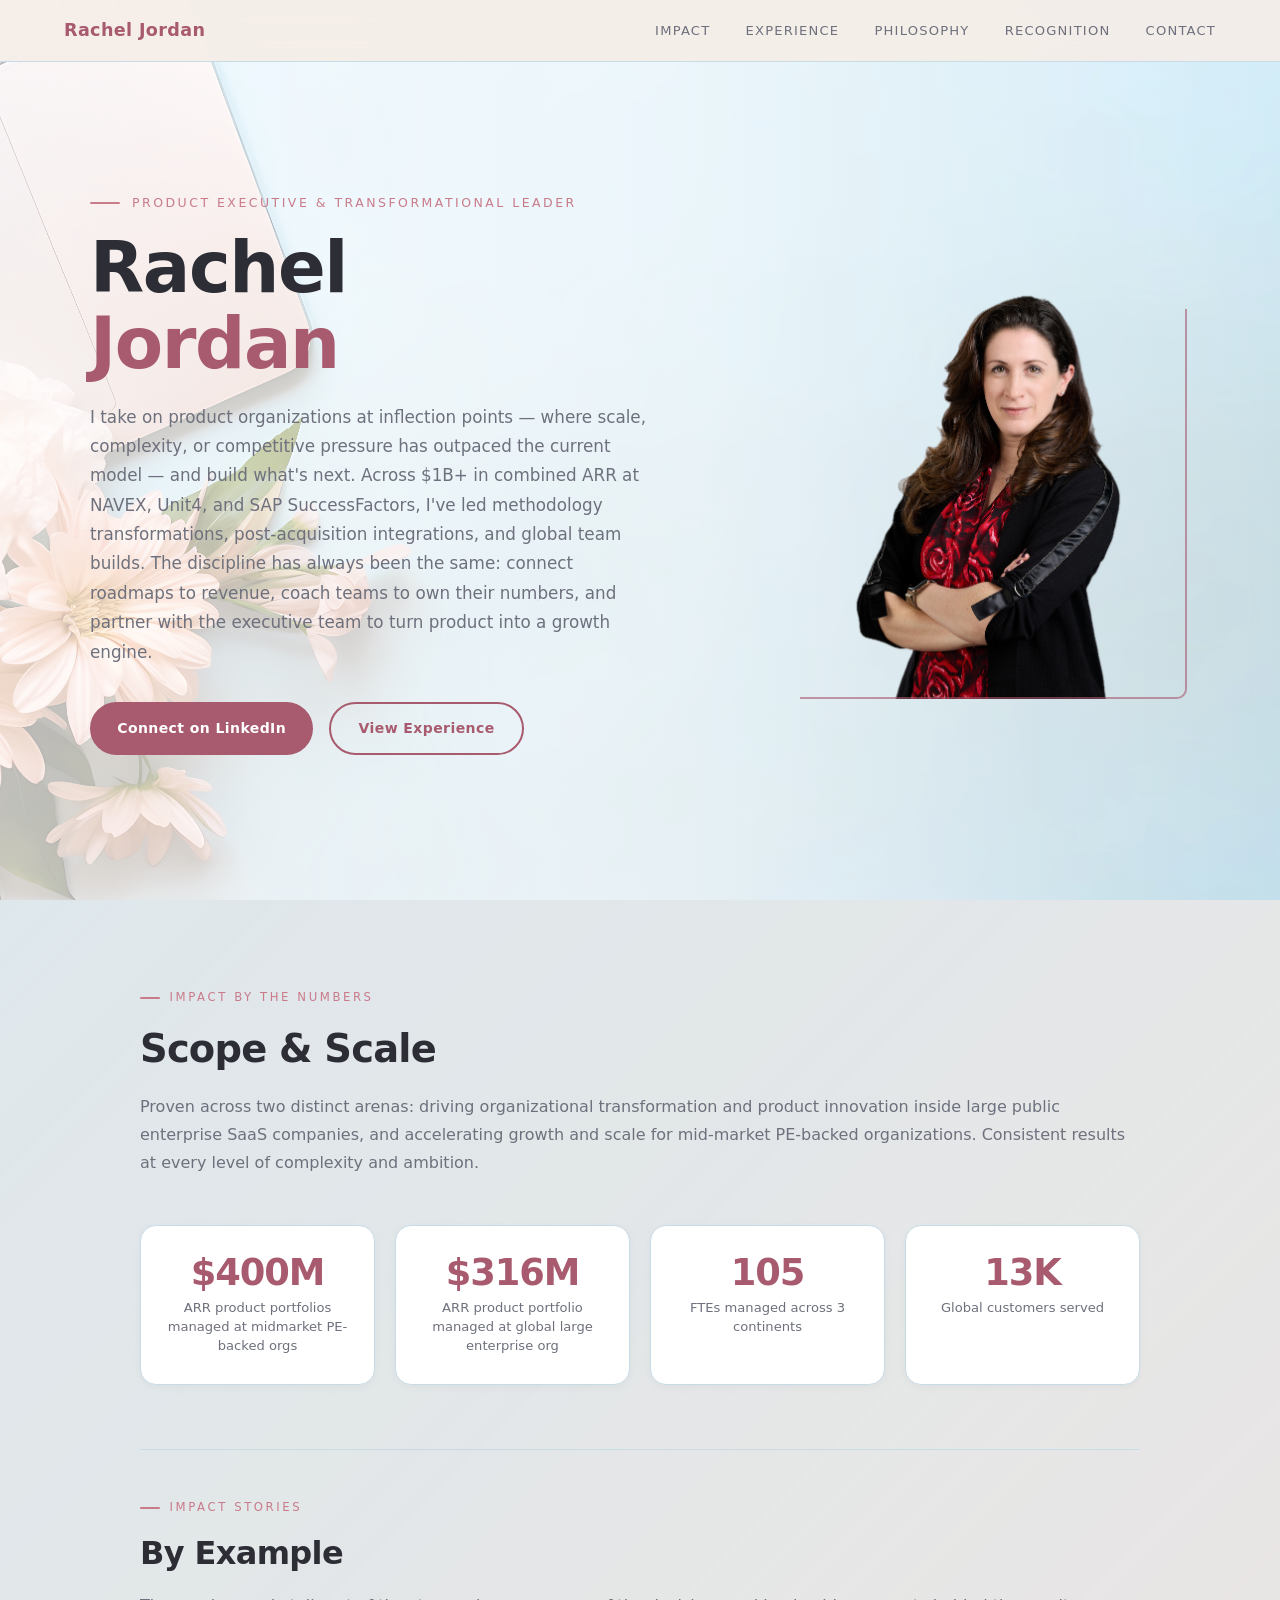
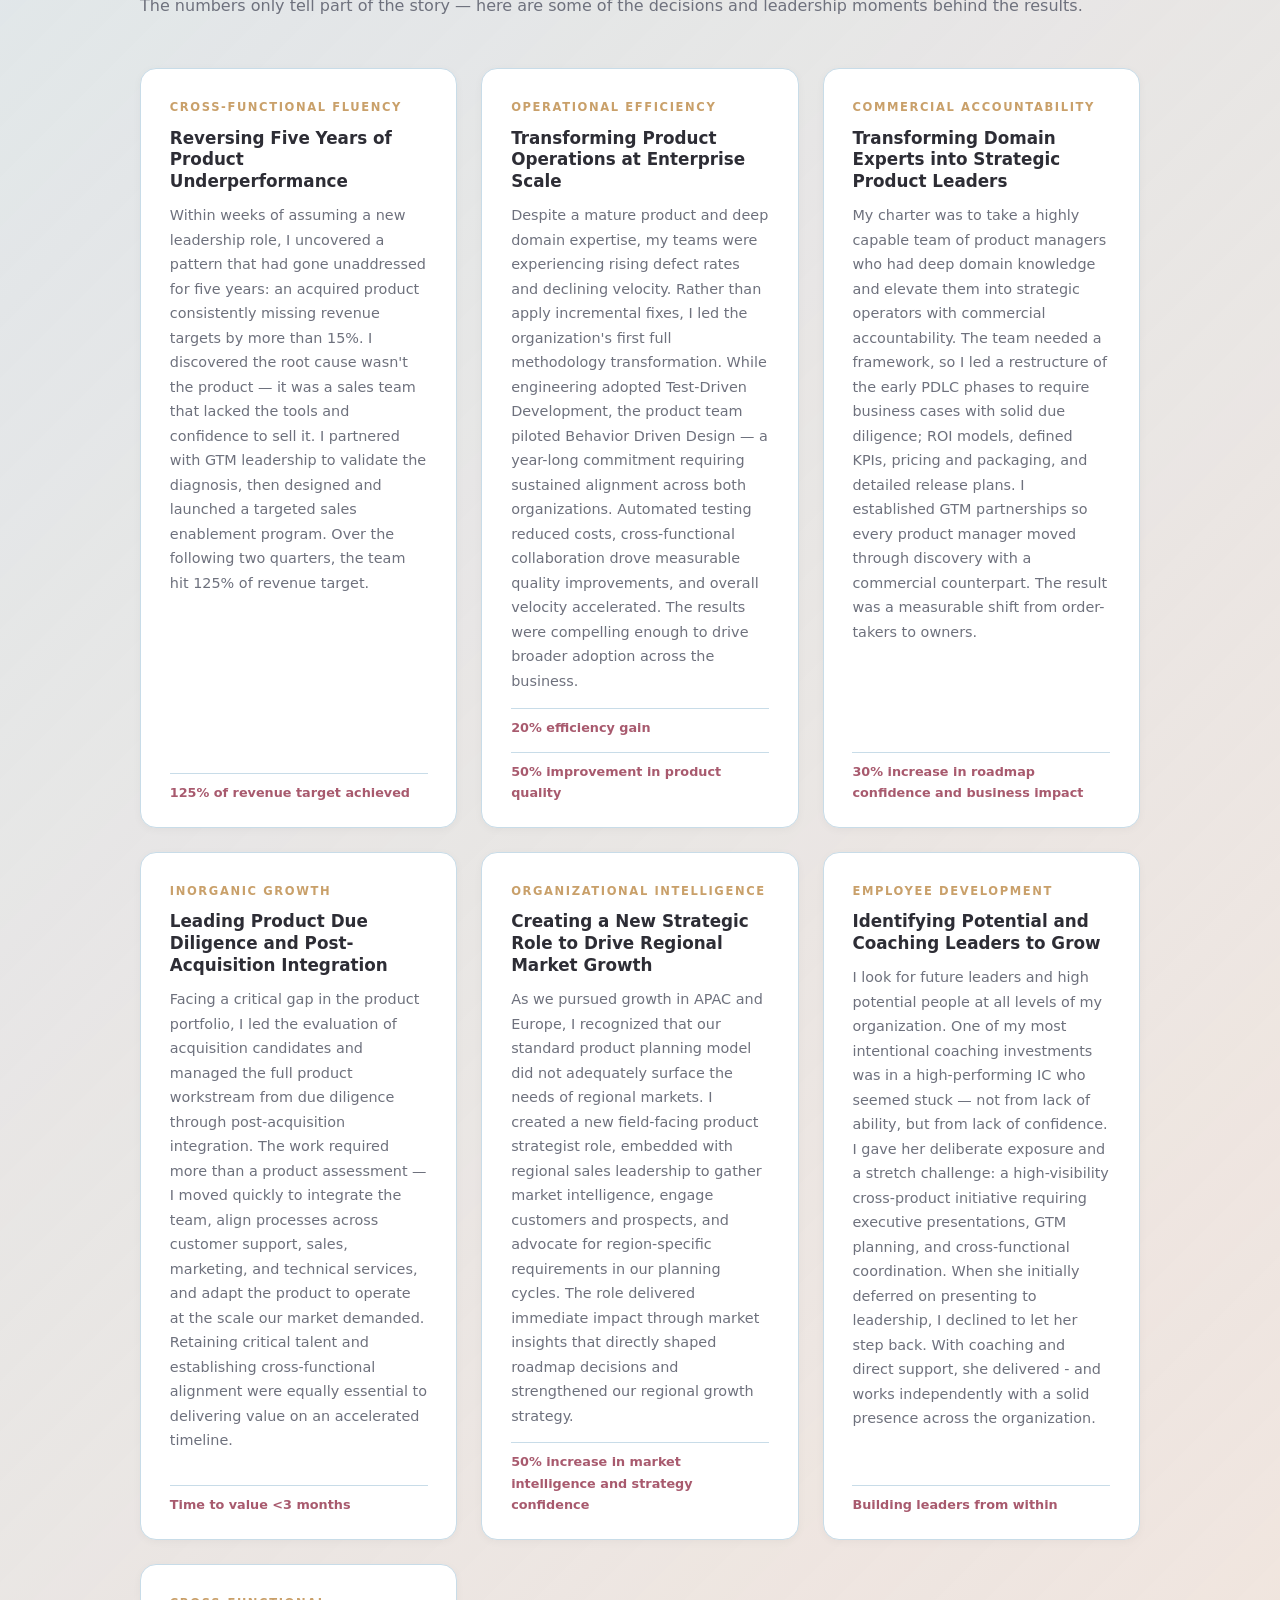
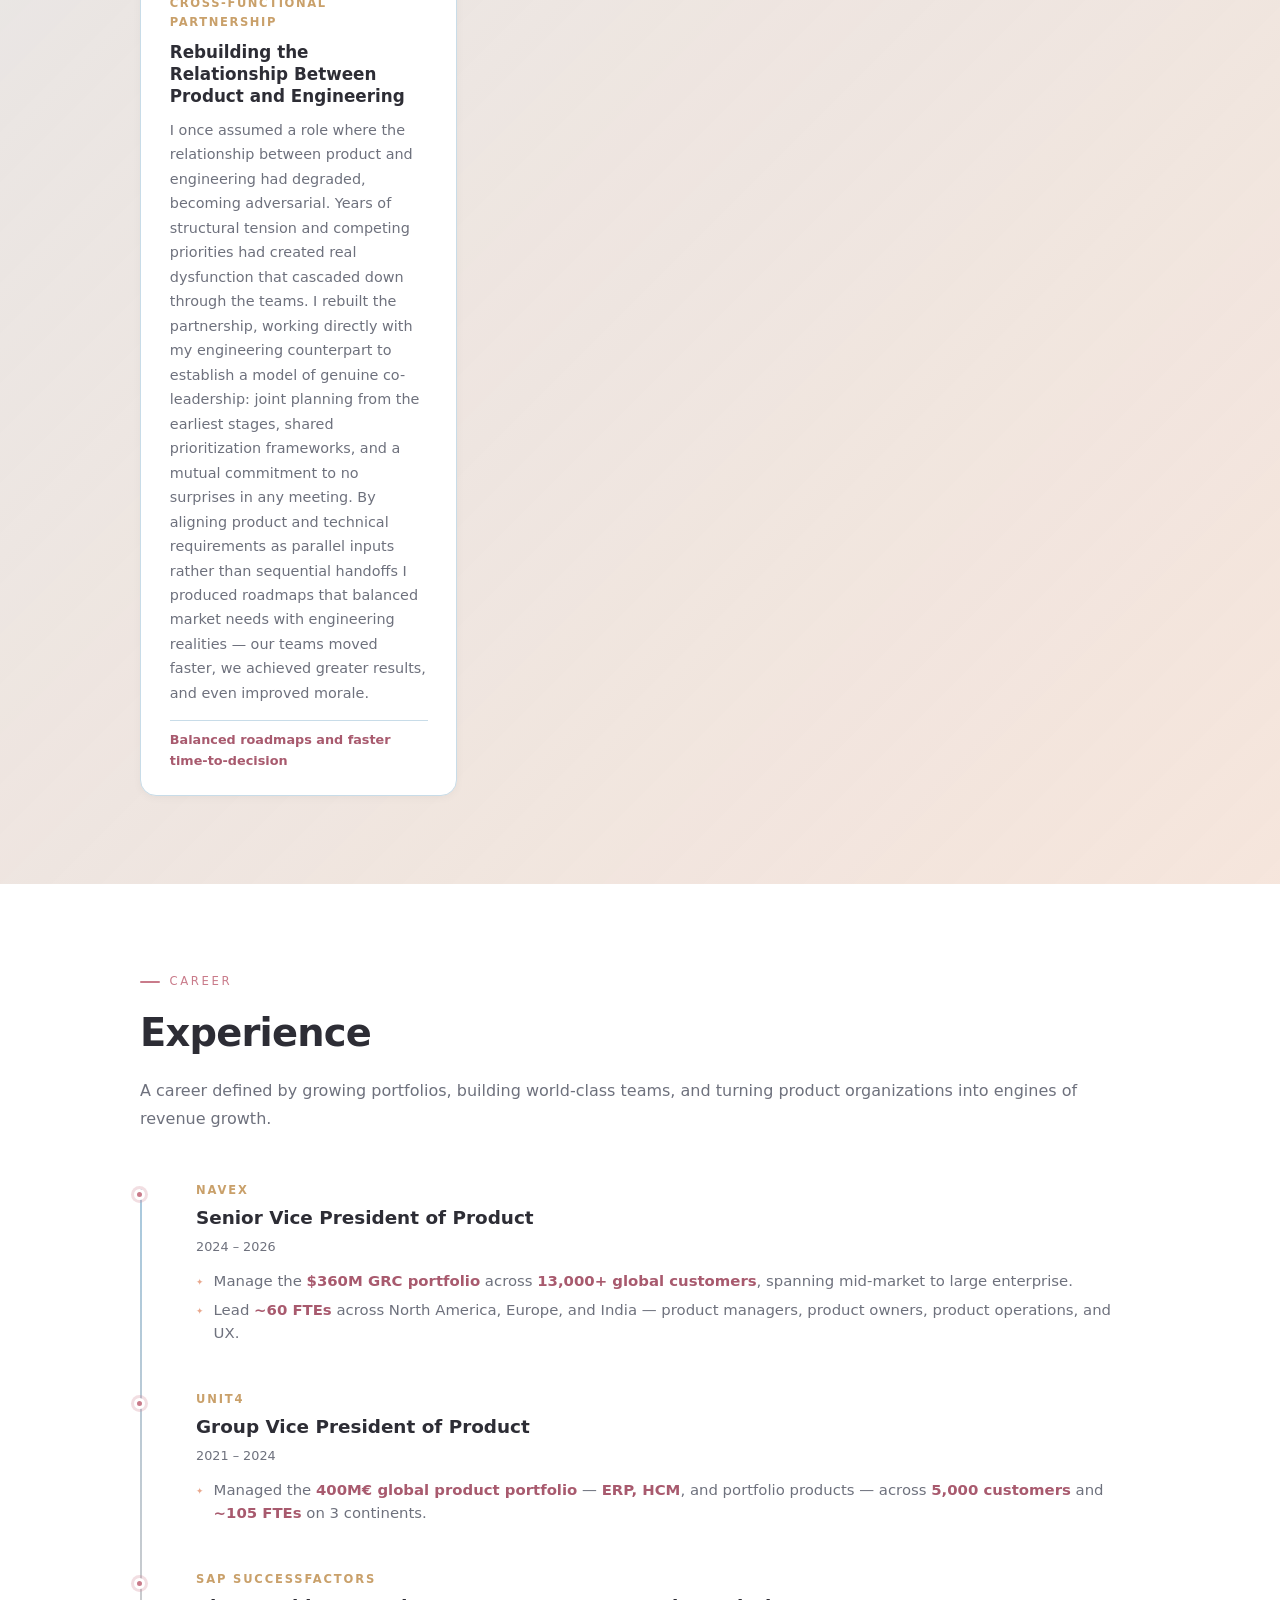
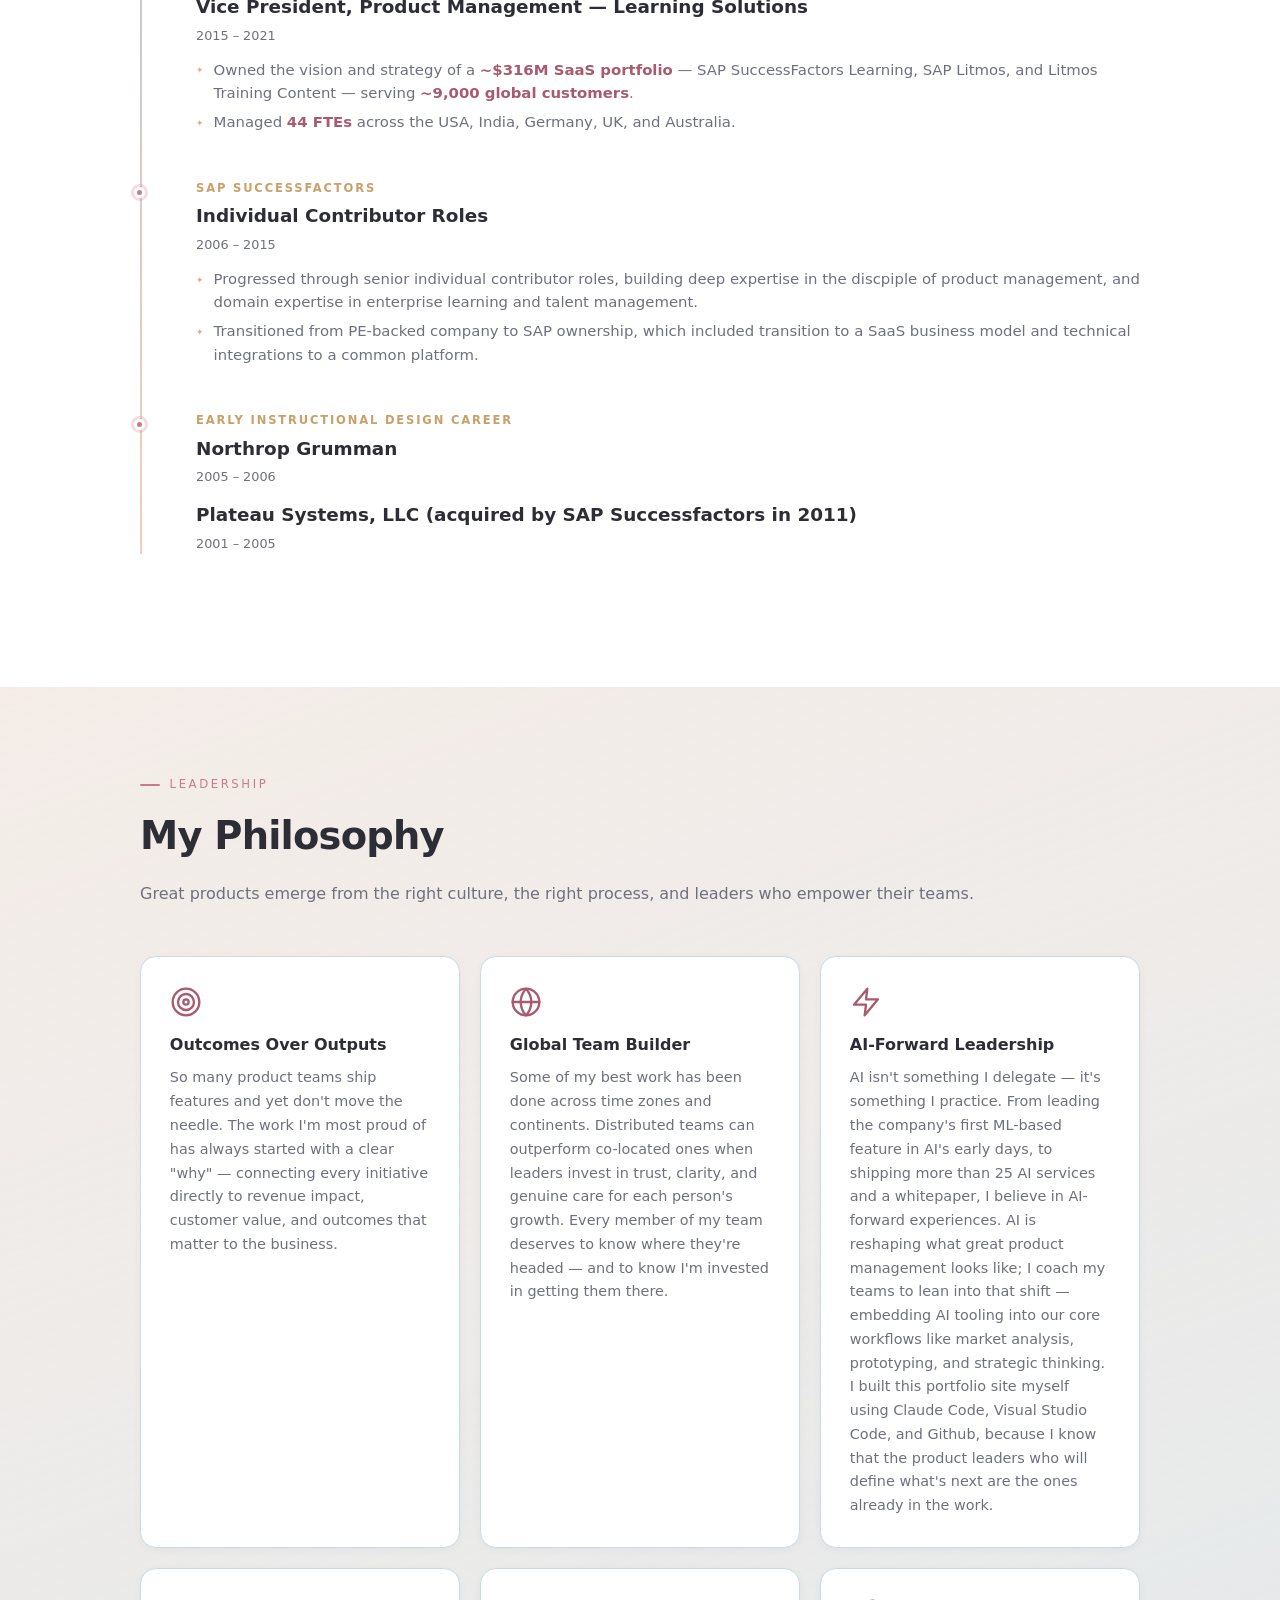
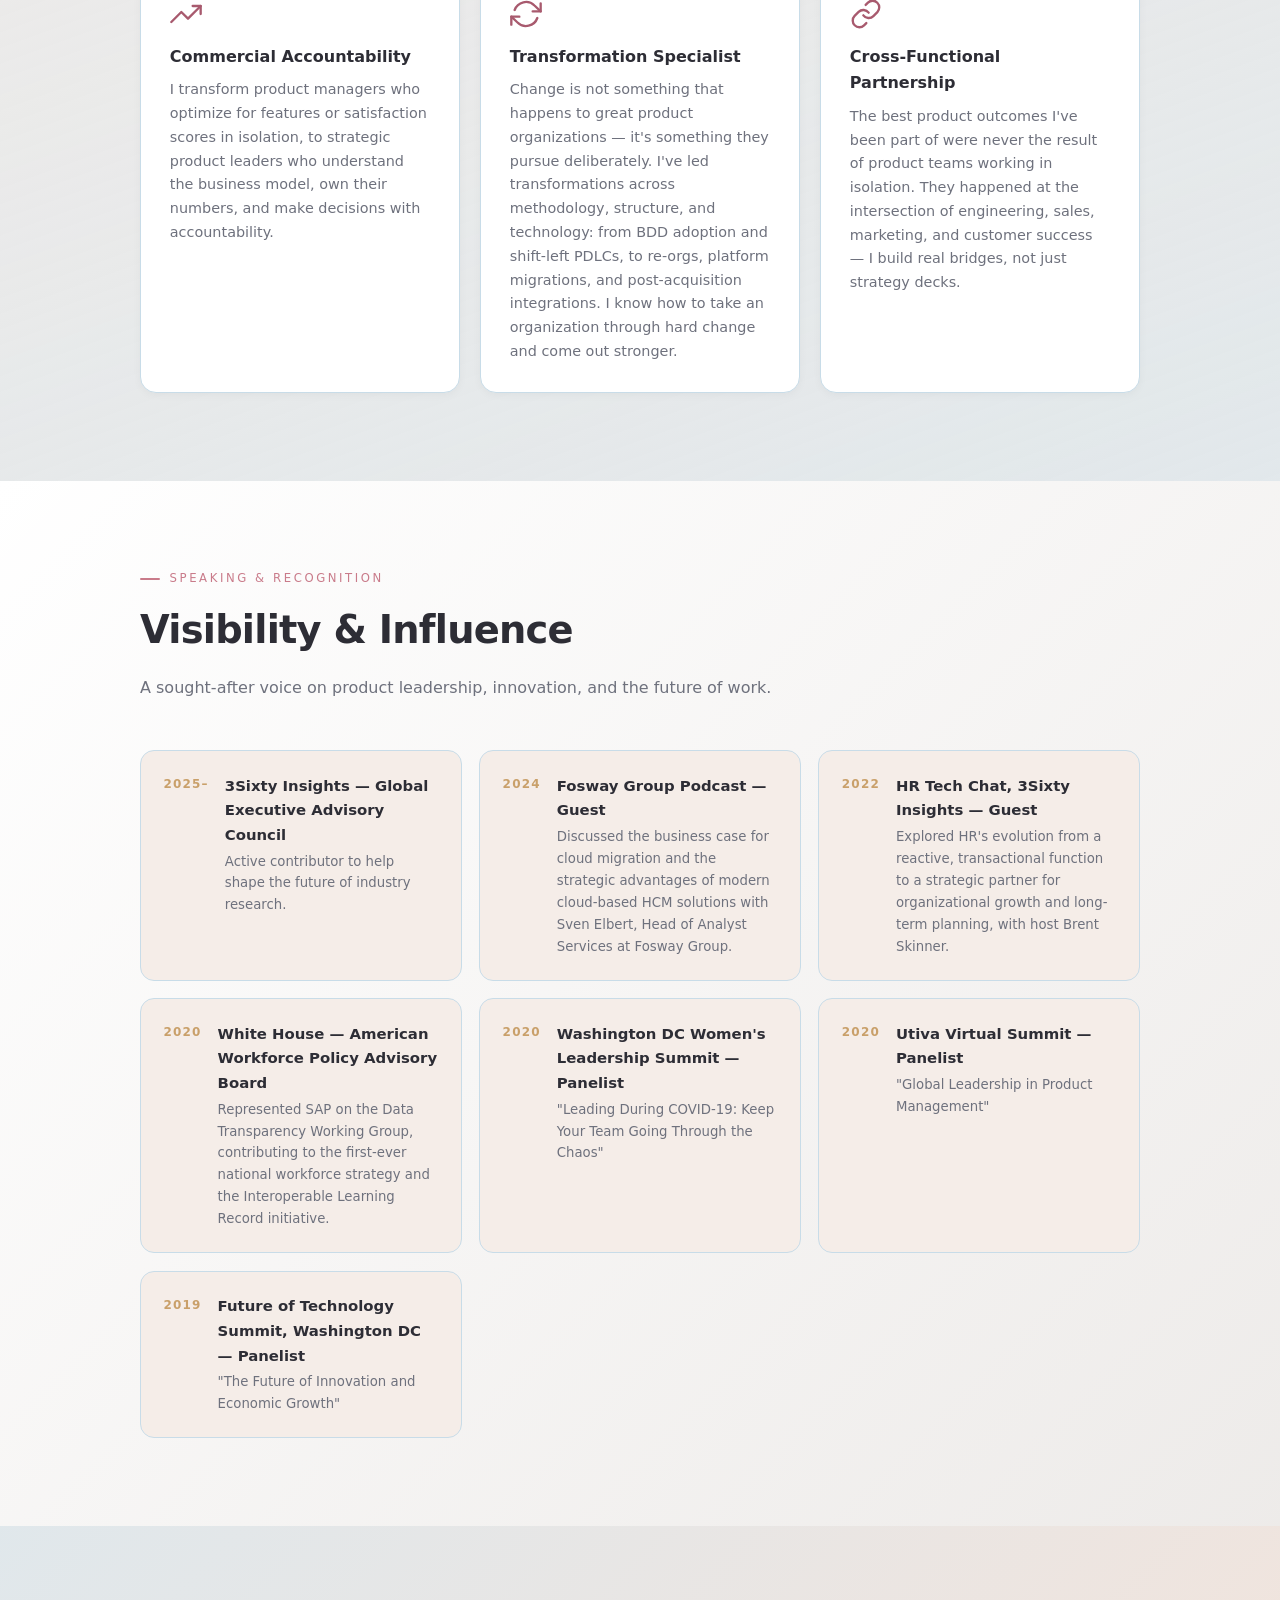
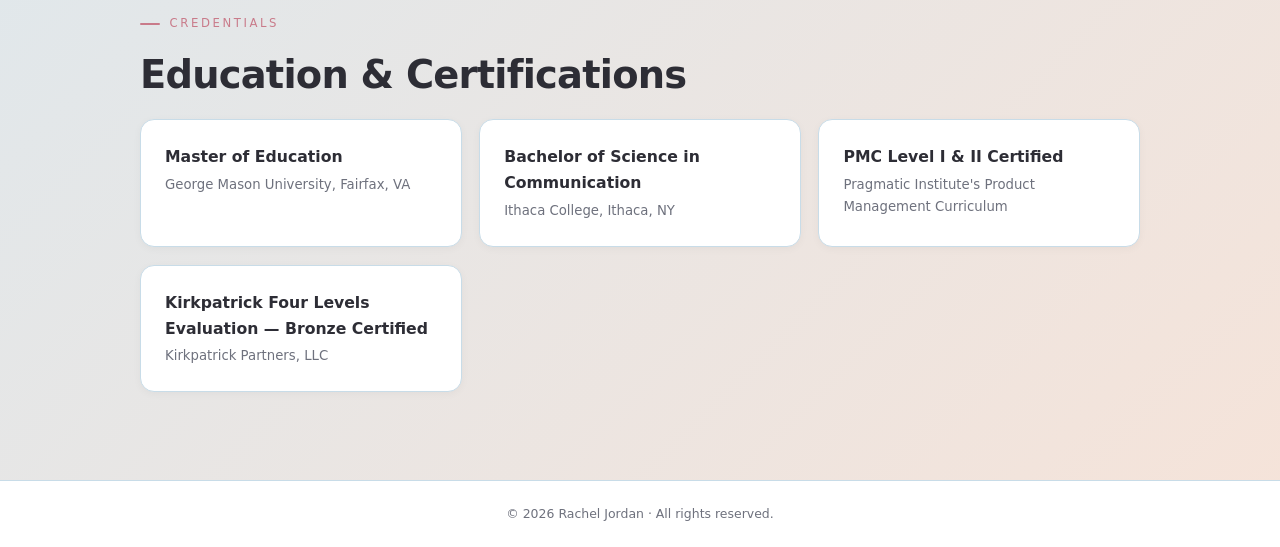
<file: index.html>
<!DOCTYPE html>
<html lang="en">
<head>
  <meta charset="UTF-8" />
  <meta name="viewport" content="width=device-width, initial-scale=1.0"/>
  <title>Rachel Jordan — Product Executive</title>
  <link rel="stylesheet" href="styles.css" />
</head>
<body>

<!-- NAV -->
<nav>
  <a class="nav-brand" href="#hero">Rachel Jordan</a>
  <ul class="nav-links">
    <li><a href="#impact">Impact</a></li>
    <li><a href="#experience">Experience</a></li>
    <li><a href="#philosophy">Philosophy</a></li>
    <li><a href="#recognition">Recognition</a></li>
    <li><a href="contact.html">Contact</a></li>
  </ul>
</nav>

<!-- HERO -->
<section id="hero">
  <div class="petal petal-1"></div>
  <div class="petal petal-2"></div>
  <div class="petal petal-3"></div>
  <div class="petal petal-4"></div>

  <div class="hero-inner">
    <div class="hero-text">
      <div class="hero-eyebrow">Product Executive &amp; Transformational Leader</div>
      <h1>Rachel<br/><span>Jordan</span></h1>
      <p class="hero-tagline">
        I take on product organizations at inflection points — where scale, complexity, or competitive pressure has outpaced the current model — and build what's next. Across $1B+ in combined ARR at NAVEX, Unit4, and SAP SuccessFactors, I've led methodology transformations, post-acquisition integrations, and global team builds. The discipline has always been the same: connect roadmaps to revenue, coach teams to own their numbers, and partner with the executive team to turn product into a growth engine.
      </p>
      <div class="hero-cta">
        <a class="btn btn-primary" href="https://www.linkedin.com/in/rachel-jordan" target="_blank">Connect on LinkedIn</a>
        <a class="btn btn-outline" href="#experience">View Experience</a>
      </div>
    </div>

    <div class="hero-photo">
      <img src="images/headshot-small.png" alt="Rachel Jordan" />
    </div>
  </div>
</section>

<!-- IMPACT -->
<section id="impact">
  <div class="section-inner">
    <div class="section-label">Impact by the Numbers</div>
    <h2>Scope &amp; Scale</h2>
    <p class="section-intro">Proven across two distinct arenas: driving organizational transformation and product innovation inside large public enterprise SaaS companies, and accelerating growth and scale for mid-market PE-backed organizations. Consistent results at every level of complexity and ambition.</p>
    <div class="metrics-grid">
      <div class="metric-card">
        <div class="metric-number">$400M</div>
        <div class="metric-label">ARR product portfolios managed at midmarket PE-backed orgs</div>
      </div>
      <div class="metric-card">
        <div class="metric-number">$316M</div>
        <div class="metric-label">ARR product portfolio managed at global large enterprise org</div>
      </div>
      <div class="metric-card">
        <div class="metric-number">105</div>
        <div class="metric-label">FTEs managed across 3 continents</div>
      </div>
      <div class="metric-card">
        <div class="metric-number">13K</div>
        <div class="metric-label">Global customers served</div>
      </div>
    </div>

    <div class="stories-divider"></div>

    <div class="section-label stories-label">Impact Stories</div>
    <h3 class="stories-heading">By Example</h3>
    <p class="section-intro">The numbers only tell part of the story — here are some of the decisions and leadership moments behind the results.</p>

    <div class="stories-grid">

      <div class="story-card">
        <div class="story-context">Cross-Functional Fluency</div>
        <div class="story-title">Reversing Five Years of Product Underperformance</div>
        <p class="story-text">Within weeks of assuming a new leadership role, I uncovered a pattern that had gone unaddressed for five years: an acquired product consistently missing revenue targets by more than 15%. I discovered the root cause wasn't the product — it was a sales team that lacked the tools and confidence to sell it. I partnered with GTM leadership to validate the diagnosis, then designed and launched a targeted sales enablement program. Over the following two quarters, the team hit 125% of revenue target.</p>
        <div class="story-result">125% of revenue target achieved</div>
      </div>

      <div class="story-card">
        <div class="story-context">Operational Efficiency</div>
        <div class="story-title">Transforming Product Operations at Enterprise Scale</div>
        <p class="story-text">Despite a mature product and deep domain expertise, my teams were experiencing rising defect rates and declining velocity. Rather than apply incremental fixes, I led the organization's first full methodology transformation. While engineering adopted Test-Driven Development, the product team piloted Behavior Driven Design — a year-long commitment requiring sustained alignment across both organizations. Automated testing reduced costs, cross-functional collaboration drove measurable quality improvements, and overall velocity accelerated. The results were compelling enough to drive broader adoption across the business.</p>
        <div class="story-result">20% efficiency gain</div>
        <div class="story-result">50% improvement in product quality</div>
      </div>

      <div class="story-card">
        <div class="story-context">Commercial Accountability</div>
        <div class="story-title">Transforming Domain Experts into Strategic Product Leaders</div>
        <p class="story-text">My charter was to take a highly capable team of product managers who had deep domain knowledge and elevate them into strategic operators with commercial accountability. The team needed a framework, so I led a restructure of the early PDLC phases to require business cases with solid due diligence; ROI models, defined KPIs, pricing and packaging, and detailed release plans. I established GTM partnerships so every product manager moved through discovery with a commercial counterpart. The result was a measurable shift from order-takers to owners.</p>
        <div class="story-result">30% increase in roadmap confidence and business impact</div>
      </div>

      <div class="story-card">
        <div class="story-context">Inorganic Growth</div>
        <div class="story-title">Leading Product Due Diligence and Post-Acquisition Integration</div>
        <p class="story-text">Facing a critical gap in the product portfolio, I led the evaluation of acquisition candidates and managed the full product workstream from due diligence through post-acquisition integration. The work required more than a product assessment — I moved quickly to integrate the team, align processes across customer support, sales, marketing, and technical services, and adapt the product to operate at the scale our market demanded. Retaining critical talent and establishing cross-functional alignment were equally essential to delivering value on an accelerated timeline.</p>
        <div class="story-result">Time to value &lt;3 months</div>
      </div>

      <div class="story-card">
        <div class="story-context">Organizational Intelligence</div>
        <div class="story-title">Creating a New Strategic Role to Drive Regional Market Growth</div>
        <p class="story-text">As we pursued growth in APAC and Europe, I recognized that our standard product planning model did not adequately surface the needs of regional markets. I created a new field-facing product strategist role, embedded with regional sales leadership to gather market intelligence, engage customers and prospects, and advocate for region-specific requirements in our planning cycles. The role delivered immediate impact through market insights that directly shaped roadmap decisions and strengthened our regional growth strategy.</p>
        <div class="story-result">50% increase in market intelligence and strategy confidence</div>
      </div>

      <div class="story-card">
        <div class="story-context">Employee Development</div>
        <div class="story-title">Identifying Potential and Coaching Leaders to Grow</div>
        <p class="story-text">I look for future leaders and high potential people at all levels of my organization.  One of my most intentional coaching investments was in a high-performing IC who seemed stuck — not from lack of ability, but from lack of confidence. I gave her deliberate exposure and a stretch challenge: a high-visibility cross-product initiative requiring executive presentations, GTM planning, and cross-functional coordination. When she initially deferred on presenting to leadership, I declined to let her step back. With coaching and direct support, she delivered - and works independently with a solid presence across the organization.</p>
        <div class="story-result">Building leaders from within</div>
      </div>

      <div class="story-card">
        <div class="story-context">Cross-Functional Partnership</div>
        <div class="story-title">Rebuilding the Relationship Between Product and Engineering</div>
        <p class="story-text">I once assumed a role where the relationship between product and engineering had degraded, becoming adversarial. Years of structural tension and competing priorities had created real dysfunction that cascaded down through the teams. I rebuilt the partnership, working directly with my engineering counterpart to establish a model of genuine co-leadership: joint planning from the earliest stages, shared prioritization frameworks, and a mutual commitment to no surprises in any meeting. By aligning product and technical requirements as parallel inputs rather than sequential handoffs I produced roadmaps that balanced market needs with engineering realities — our teams moved faster, we achieved greater results, and even improved morale.</p>
        <div class="story-result">Balanced roadmaps and faster time-to-decision</div>
      </div>

    </div>
  </div>
</section>

<!-- EXPERIENCE -->
<section id="experience">
  <div class="section-inner">
    <div class="section-label">Career</div>
    <h2>Experience</h2>
    <p class="section-intro">A career defined by growing portfolios, building world-class teams, and turning product organizations into engines of revenue growth.</p>

    <div class="timeline">

      <div class="timeline-item">
        <div class="timeline-company"><a href="https://www.navex.com" target="_blank" rel="noopener">NAVEX</a></div>
        <div class="timeline-role">Senior Vice President of Product</div>
        <div class="timeline-period">2024 – 2026</div>
        <ul class="timeline-details">
          <li>Manage the <span class="highlight">$360M GRC portfolio</span> across <span class="highlight">13,000+ global customers</span>, spanning mid-market to large enterprise.</li>
          <li>Lead <span class="highlight">~60 FTEs</span> across North America, Europe, and India — product managers, product owners, product operations, and UX.</li>
        </ul>
      </div>

      <div class="timeline-item">
        <div class="timeline-company"><a href="https://www.unit4.com" target="_blank" rel="noopener">Unit4</a></div>
        <div class="timeline-role">Group Vice President of Product</div>
        <div class="timeline-period">2021 – 2024</div>
        <ul class="timeline-details">
          <li>Managed the <span class="highlight">400M€ global product portfolio</span> — <span class="highlight">ERP, HCM</span>, and portfolio products — across <span class="highlight">5,000 customers</span> and <span class="highlight">~105 FTEs</span> on 3 continents.</li>
        </ul>
      </div>

      <div class="timeline-item">
        <div class="timeline-company"><a href="https://www.successfactors.com" target="_blank" rel="noopener">SAP SuccessFactors</a></div>
        <div class="timeline-role">Vice President, Product Management — Learning Solutions</div>
        <div class="timeline-period">2015 – 2021</div>
        <ul class="timeline-details">
          <li>Owned the vision and strategy of a <span class="highlight">~$316M SaaS portfolio</span> — SAP SuccessFactors Learning, SAP Litmos, and Litmos Training Content — serving <span class="highlight">~9,000 global customers</span>.</li>
          <li>Managed <span class="highlight">44 FTEs</span> across the USA, India, Germany, UK, and Australia.</li>
        </ul>
      </div>

      <div class="timeline-item">
        <div class="timeline-company"><a href="https://www.successfactors.com" target="_blank" rel="noopener">SAP SuccessFactors</a></div>
        <div class="timeline-role">Individual Contributor Roles</div>
        <div class="timeline-period">2006 – 2015</div>
        <ul class="timeline-details">
          <li>Progressed through senior individual contributor roles, building deep expertise in the discpiple of product management, and domain expertise in enterprise learning and talent management.</li>
          <li>Transitioned from PE-backed company to SAP ownership, which included transition to a SaaS business model and technical integrations to a common platform.</li>
        </ul>
      </div>

      <div class="timeline-item">
        <div class="timeline-company">Early Instructional Design Career</div>
        
        <div class="timeline-role"><a href="https://www.northropgrumman.com" target="_blank" rel="noopener">Northrop Grumman</a></div>
        <div class="timeline-period">2005 – 2006</div>
        
        <div class="timeline-role">Plateau Systems, LLC (acquired by SAP Successfactors in 2011)</div>
        <div class="timeline-period">2001 – 2005</div>
          
      </div>

    </div>
  </div>
</section>

<!-- PHILOSOPHY -->
<section id="philosophy">
  <div class="section-inner">
    <div class="section-label">Leadership</div>
    <h2>My Philosophy</h2>
    <p class="section-intro">Great products emerge from the right culture, the right process, and leaders who empower their teams.</p>
    <div class="philosophy-grid">
      <div class="philosophy-card">
        <div class="philosophy-icon"><svg viewBox="0 0 24 24" fill="none" stroke="currentColor" stroke-width="1.75" stroke-linecap="round" stroke-linejoin="round"><circle cx="12" cy="12" r="10"/><circle cx="12" cy="12" r="6"/><circle cx="12" cy="12" r="2"/></svg></div>
        <div class="philosophy-title">Outcomes Over Outputs</div>
        <div class="philosophy-text">So many product teams ship features and yet don't move the needle. The work I'm most proud of has always started with a clear "why" — connecting every initiative directly to revenue impact, customer value, and outcomes that matter to the business.</div>
      </div>
      <div class="philosophy-card">
        <div class="philosophy-icon"><svg viewBox="0 0 24 24" fill="none" stroke="currentColor" stroke-width="1.75" stroke-linecap="round" stroke-linejoin="round"><circle cx="12" cy="12" r="10"/><line x1="2" y1="12" x2="22" y2="12"/><path d="M12 2a15.3 15.3 0 0 1 4 10 15.3 15.3 0 0 1-4 10 15.3 15.3 0 0 1-4-10 15.3 15.3 0 0 1 4-10z"/></svg></div>
        <div class="philosophy-title">Global Team Builder</div>
        <div class="philosophy-text">Some of my best work has been done across time zones and continents. Distributed teams can outperform co-located ones when leaders invest in trust, clarity, and genuine care for each person's growth. Every member of my team deserves to know where they're headed — and to know I'm invested in getting them there.</div>
      </div>
      <div class="philosophy-card">
        <div class="philosophy-icon"><svg viewBox="0 0 24 24" fill="none" stroke="currentColor" stroke-width="1.75" stroke-linecap="round" stroke-linejoin="round"><polygon points="13 2 3 14 12 14 11 22 21 10 12 10 13 2"/></svg></div>
        <div class="philosophy-title">AI-Forward Leadership</div>
        <div class="philosophy-text">AI isn't something I delegate — it's something I practice. From leading the company's first ML-based feature in AI's early days, to shipping more than 25 AI services and a whitepaper, I believe in AI-forward experiences.  AI is reshaping what great product management looks like; I coach my teams to lean into that shift — embedding AI tooling into our core workflows like market analysis, prototyping, and strategic thinking. I built this portfolio site myself using Claude Code, Visual Studio Code, and Github, because I know that the product leaders who will define what's next are the ones already in the work.</div>
      </div>
      <div class="philosophy-card">
        <div class="philosophy-icon"><svg viewBox="0 0 24 24" fill="none" stroke="currentColor" stroke-width="1.75" stroke-linecap="round" stroke-linejoin="round"><polyline points="23 6 13.5 15.5 8.5 10.5 1 18"/><polyline points="17 6 23 6 23 12"/></svg></div>
        <div class="philosophy-title">Commercial Accountability</div>
        <div class="philosophy-text">I transform product managers who optimize for features or satisfaction scores in isolation, to strategic product leaders who understand the business model, own their numbers, and make decisions with accountability.</div>
      </div>
      <div class="philosophy-card">
        <div class="philosophy-icon"><svg viewBox="0 0 24 24" fill="none" stroke="currentColor" stroke-width="1.75" stroke-linecap="round" stroke-linejoin="round"><path d="M23 4v6h-6"/><path d="M1 20v-6h6"/><path d="M3.51 9a9 9 0 0 1 14.85-3.36L23 10M1 14l4.64 4.36A9 9 0 0 0 20.49 15"/></svg></div>
        <div class="philosophy-title">Transformation Specialist</div>
        <div class="philosophy-text">Change is not something that happens to great product organizations — it's something they pursue deliberately. I've led transformations across methodology, structure, and technology: from BDD adoption and shift-left PDLCs, to re-orgs, platform migrations, and post-acquisition integrations. I know how to take an organization through hard change and come out stronger.</div>
      </div>
      <div class="philosophy-card">
        <div class="philosophy-icon"><svg viewBox="0 0 24 24" fill="none" stroke="currentColor" stroke-width="1.75" stroke-linecap="round" stroke-linejoin="round"><path d="M10 13a5 5 0 0 0 7.54.54l3-3a5 5 0 0 0-7.07-7.07l-1.72 1.71"/><path d="M14 11a5 5 0 0 0-7.54-.54l-3 3a5 5 0 0 0 7.07 7.07l1.71-1.71"/></svg></div>
        <div class="philosophy-title">Cross-Functional Partnership</div>
        <div class="philosophy-text">The best product outcomes I've been part of were never the result of product teams working in isolation. They happened at the intersection of engineering, sales, marketing, and customer success — I build real bridges, not just strategy decks.</div>
      </div>
    </div>
  </div>
</section>

<!-- RECOGNITION -->
<section id="recognition">
  <div class="section-inner">
    <div class="section-label">Speaking &amp; Recognition</div>
    <h2>Visibility &amp; Influence</h2>
    <p class="section-intro">A sought-after voice on product leadership, innovation, and the future of work.</p>
    <div class="recognition-grid">
      <div class="recognition-card">
        <div class="recognition-year">2025–</div>
        <div>
          <div class="recognition-title">3Sixty Insights — Global Executive Advisory Council</div>
          <div class="recognition-desc">Active contributor to help shape the future of industry research.</div>
        </div>
      </div>
      <div class="recognition-card">
        <div class="recognition-year">2024</div>
        <div>
          <div class="recognition-title">Fosway Group Podcast — Guest</div>
          <div class="recognition-desc">Discussed the business case for cloud migration and the strategic advantages of modern cloud-based HCM solutions with Sven Elbert, Head of Analyst Services at Fosway Group.</div>
        </div>
      </div>
      <div class="recognition-card">
        <div class="recognition-year">2022</div>
        <div>
          <div class="recognition-title">HR Tech Chat, 3Sixty Insights — Guest</div>
          <div class="recognition-desc">Explored HR's evolution from a reactive, transactional function to a strategic partner for organizational growth and long-term planning, with host Brent Skinner.</div>
        </div>
      </div>
      <div class="recognition-card">
        <div class="recognition-year">2020</div>
        <div>
          <div class="recognition-title">White House — American Workforce Policy Advisory Board</div>
          <div class="recognition-desc">Represented SAP on the Data Transparency Working Group, contributing to the first-ever national workforce strategy and the Interoperable Learning Record initiative.</div>
        </div>
      </div>
      <div class="recognition-card">
        <div class="recognition-year">2020</div>
        <div>
          <div class="recognition-title">Washington DC Women's Leadership Summit — Panelist</div>
          <div class="recognition-desc">"Leading During COVID-19: Keep Your Team Going Through the Chaos"</div>
        </div>
      </div>
      <div class="recognition-card">
        <div class="recognition-year">2020</div>
        <div>
          <div class="recognition-title">Utiva Virtual Summit — Panelist</div>
          <div class="recognition-desc">"Global Leadership in Product Management"</div>
        </div>
      </div>
      <div class="recognition-card">
        <div class="recognition-year">2019</div>
        <div>
          <div class="recognition-title">Future of Technology Summit, Washington DC — Panelist</div>
          <div class="recognition-desc">"The Future of Innovation and Economic Growth"</div>
        </div>
      </div>
    </div>
  </div>
</section>

<!-- EDUCATION -->
<section id="education">
  <div class="section-inner">
    <div class="section-label">Credentials</div>
    <h2>Education &amp; Certifications</h2>
    <div class="edu-grid">
      <div class="edu-card">
        <div class="edu-degree">Master of Education</div>
        <div class="edu-school">George Mason University, Fairfax, VA</div>
      </div>
      <div class="edu-card">
        <div class="edu-degree">Bachelor of Science in Communication</div>
        <div class="edu-school">Ithaca College, Ithaca, NY</div>
      </div>
      <div class="edu-card">
        <div class="edu-degree">PMC Level I &amp; II Certified</div>
        <div class="edu-school">Pragmatic Institute's Product Management Curriculum</div>
      </div>
      <div class="edu-card">
        <div class="edu-degree">Kirkpatrick Four Levels Evaluation — Bronze Certified</div>
        <div class="edu-school">Kirkpatrick Partners, LLC</div>
      </div>
    </div>
  </div>
</section>


<footer>
  &copy; 2026 Rachel Jordan · All rights reserved.
</footer>

</body>
</html>
</file>
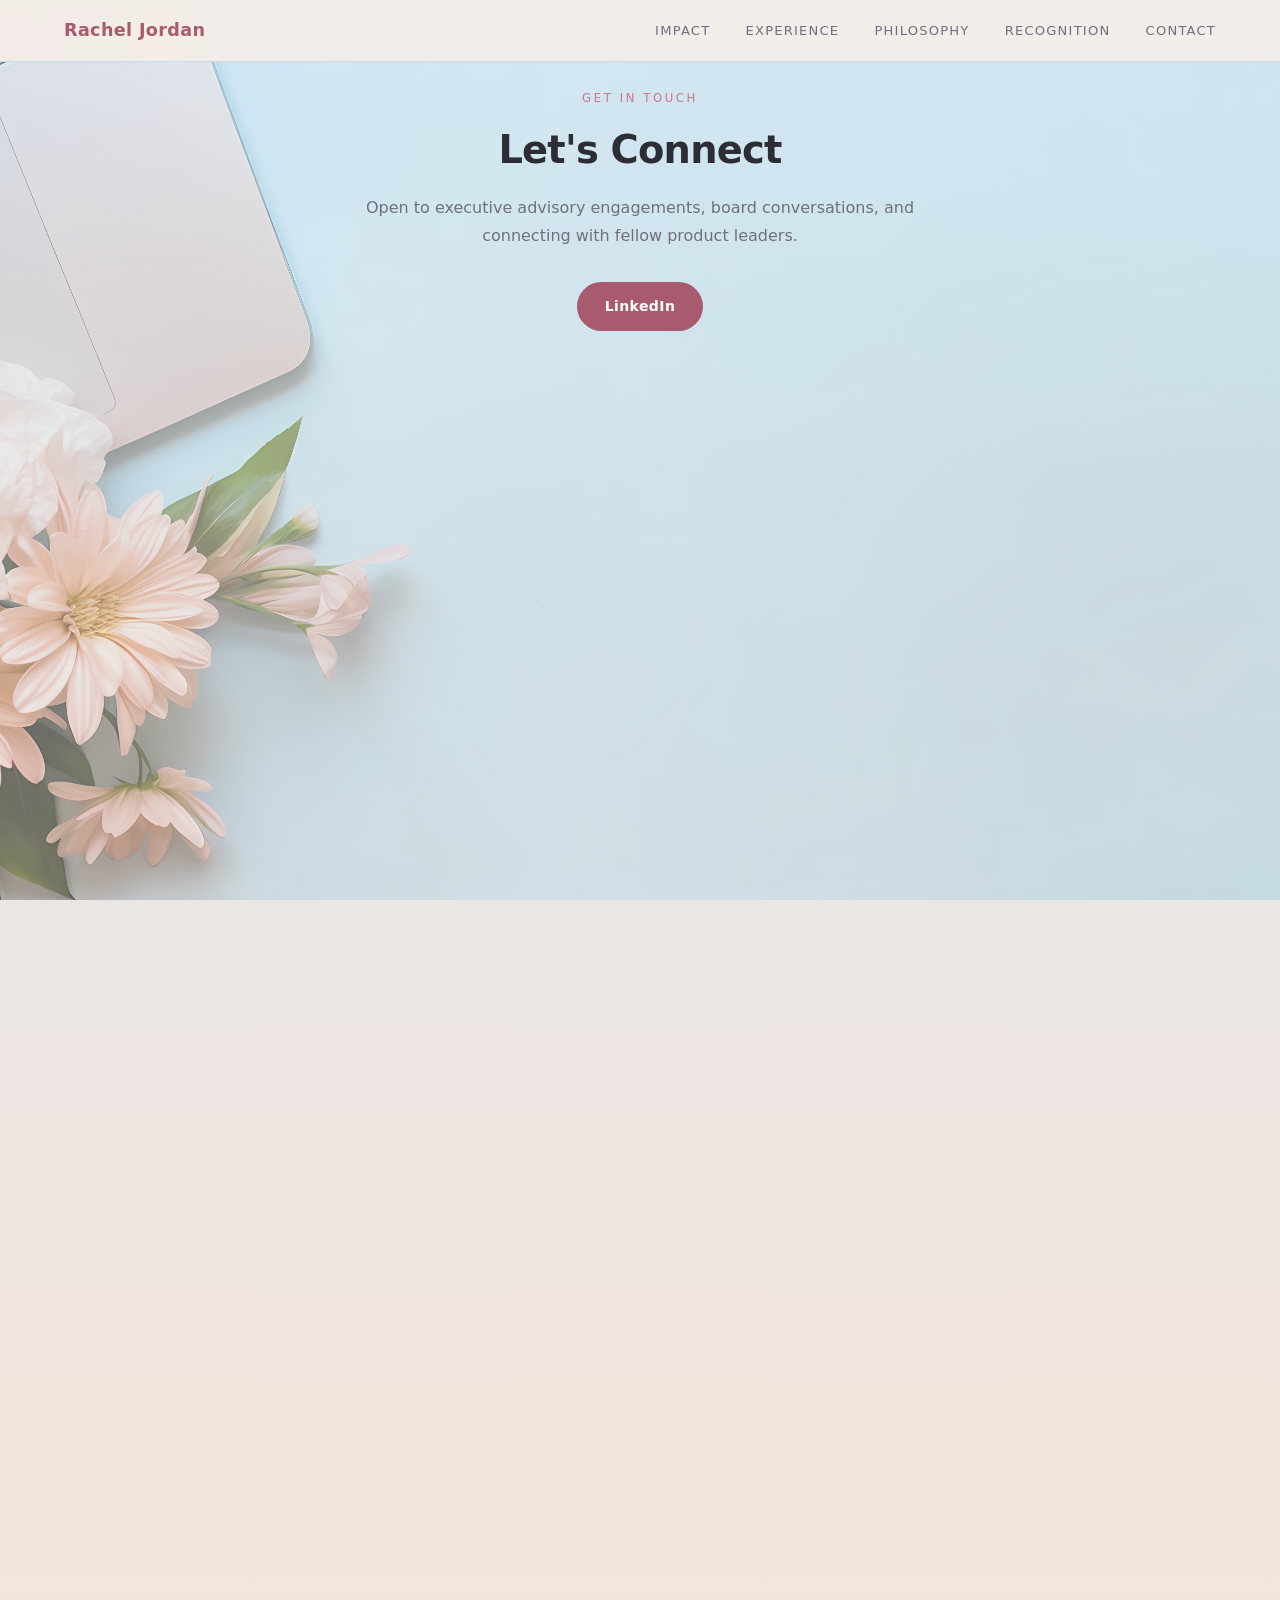
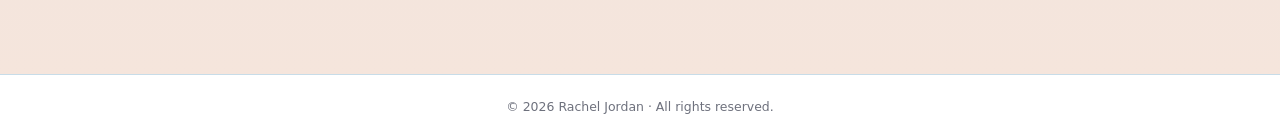
<file: contact.html>
<!DOCTYPE html>
<html lang="en">
<head>
  <meta charset="UTF-8" />
  <meta name="viewport" content="width=device-width, initial-scale=1.0"/>
  <title>Contact — Rachel Jordan</title>
  <link rel="stylesheet" href="styles.css" />
</head>
<body>

<!-- NAV -->
<nav>
  <a class="nav-brand" href="rachel-jordan-portfolio.html">Rachel Jordan</a>
  <ul class="nav-links">
    <li><a href="index.html#impact">Impact</a></li>
    <li><a href="index.html#experience">Experience</a></li>
    <li><a href="index.html#philosophy">Philosophy</a></li>
    <li><a href="index.html#recognition">Recognition</a></li>
    <li><a href="contact.html">Contact</a></li>
  </ul>
</nav>

<!-- CONTACT -->
<section id="contact">
  <div class="section-inner">
    <div class="section-label">Get in Touch</div>
    <h2>Let's Connect</h2>
    <p class="section-intro" style="margin:0.5rem auto 0; text-align:center;">Open to executive advisory engagements, board conversations, and connecting with fellow product leaders.</p>

    <div class="contact-links">
      <a class="btn btn-primary" href="https://www.linkedin.com/in/rachel-jordan" target="_blank">LinkedIn</a>
    </div>

    <div class="google-form-wrapper">
      <iframe src="https://docs.google.com/forms/d/e/1FAIpQLSfQ8lFpbX9VRiJlPbRMMH28Za8bvROLXgCgTYeFJWwAFlNfnw/viewform?embedded=true" width="640" height="1400" frameborder="0" marginheight="0" marginwidth="0" scrolling="no">Loading…</iframe>
    </div>
  </div>
</section>


<footer>
  &copy; 2026 Rachel Jordan · All rights reserved.
</footer>

</body>
</html>
</file>
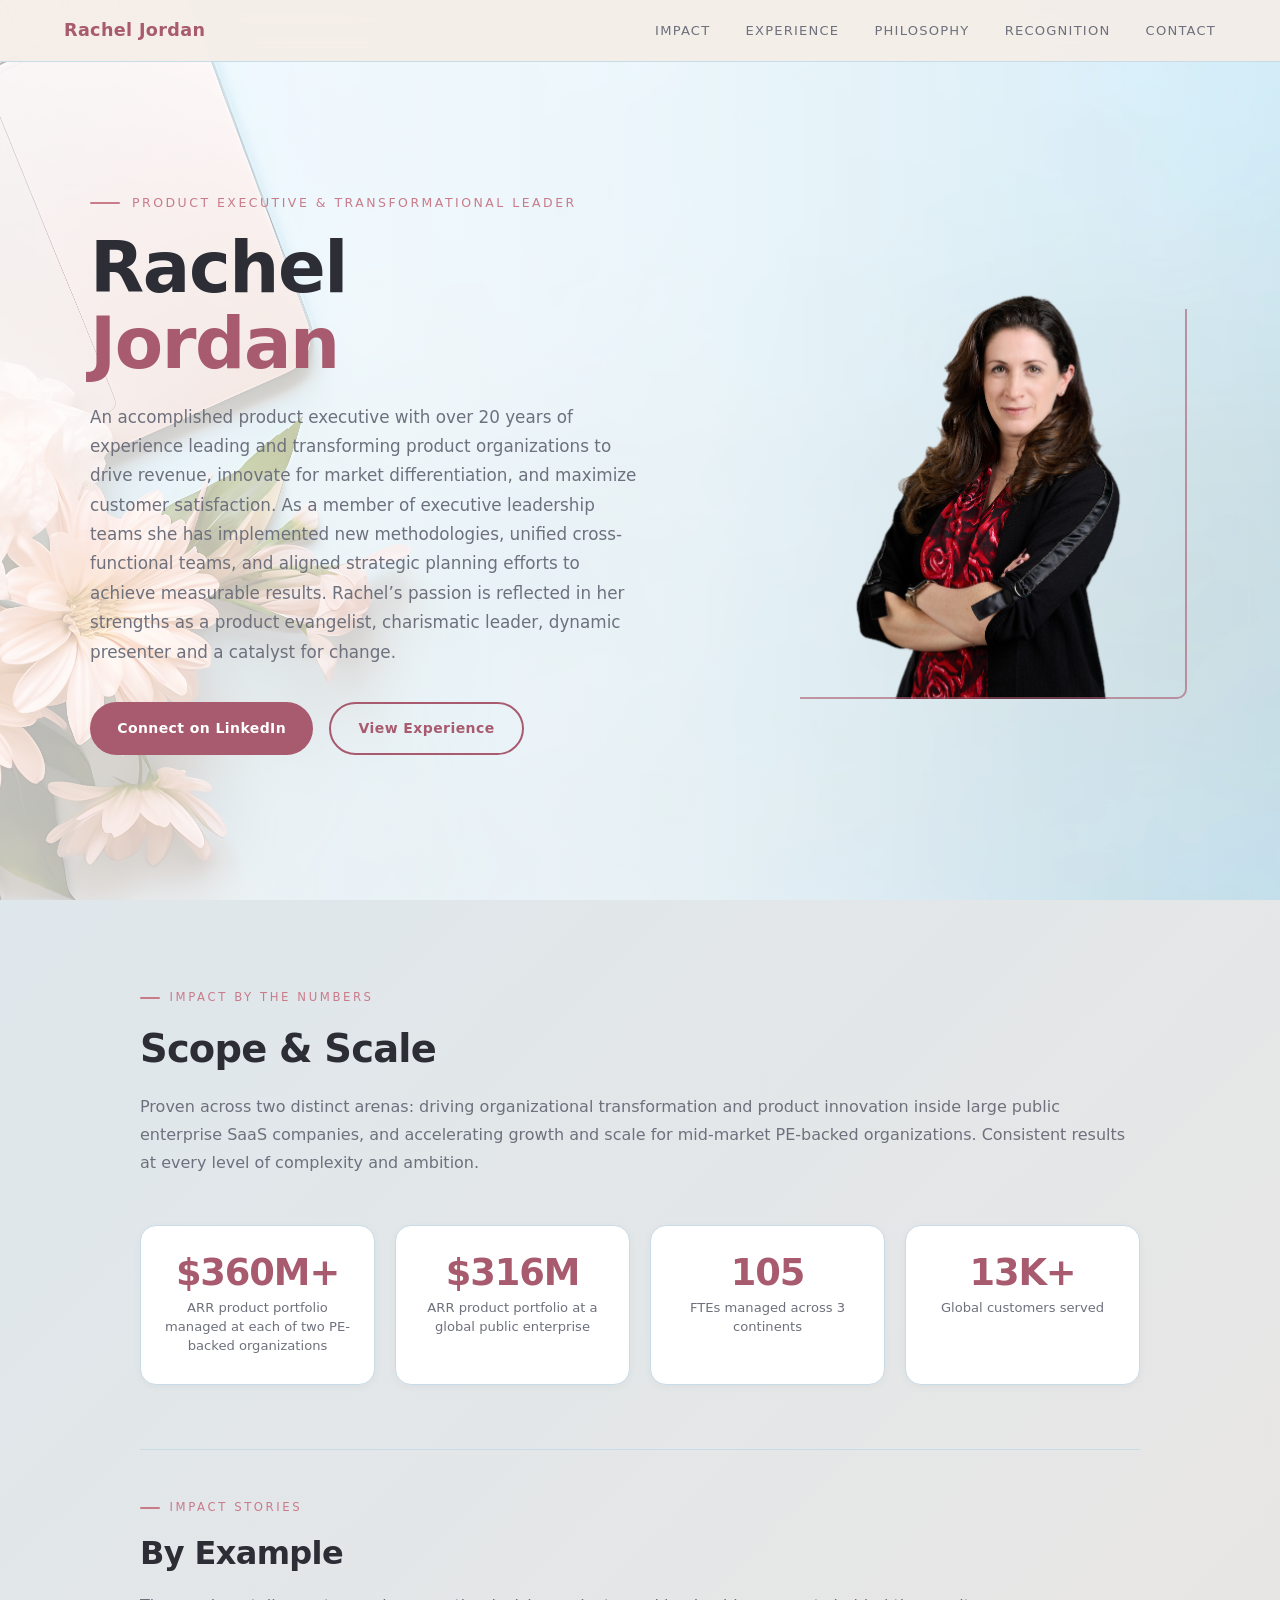
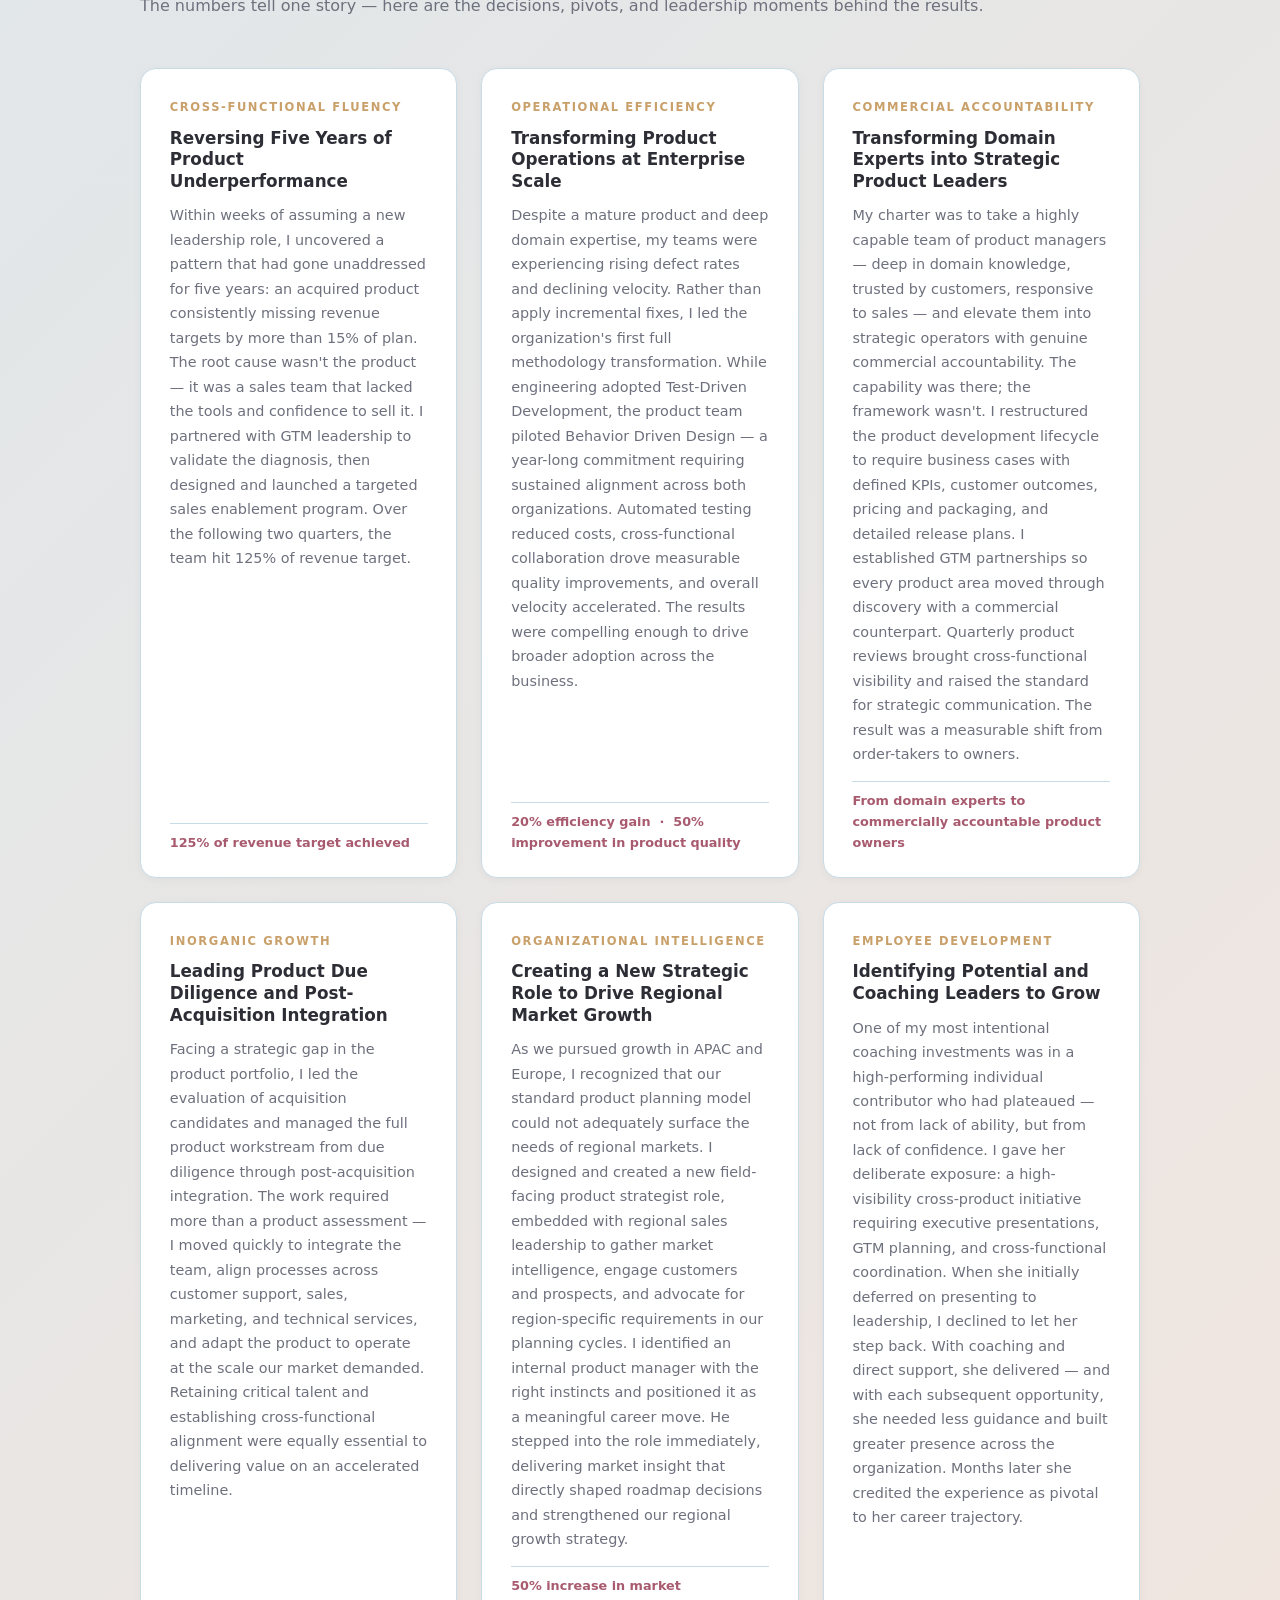
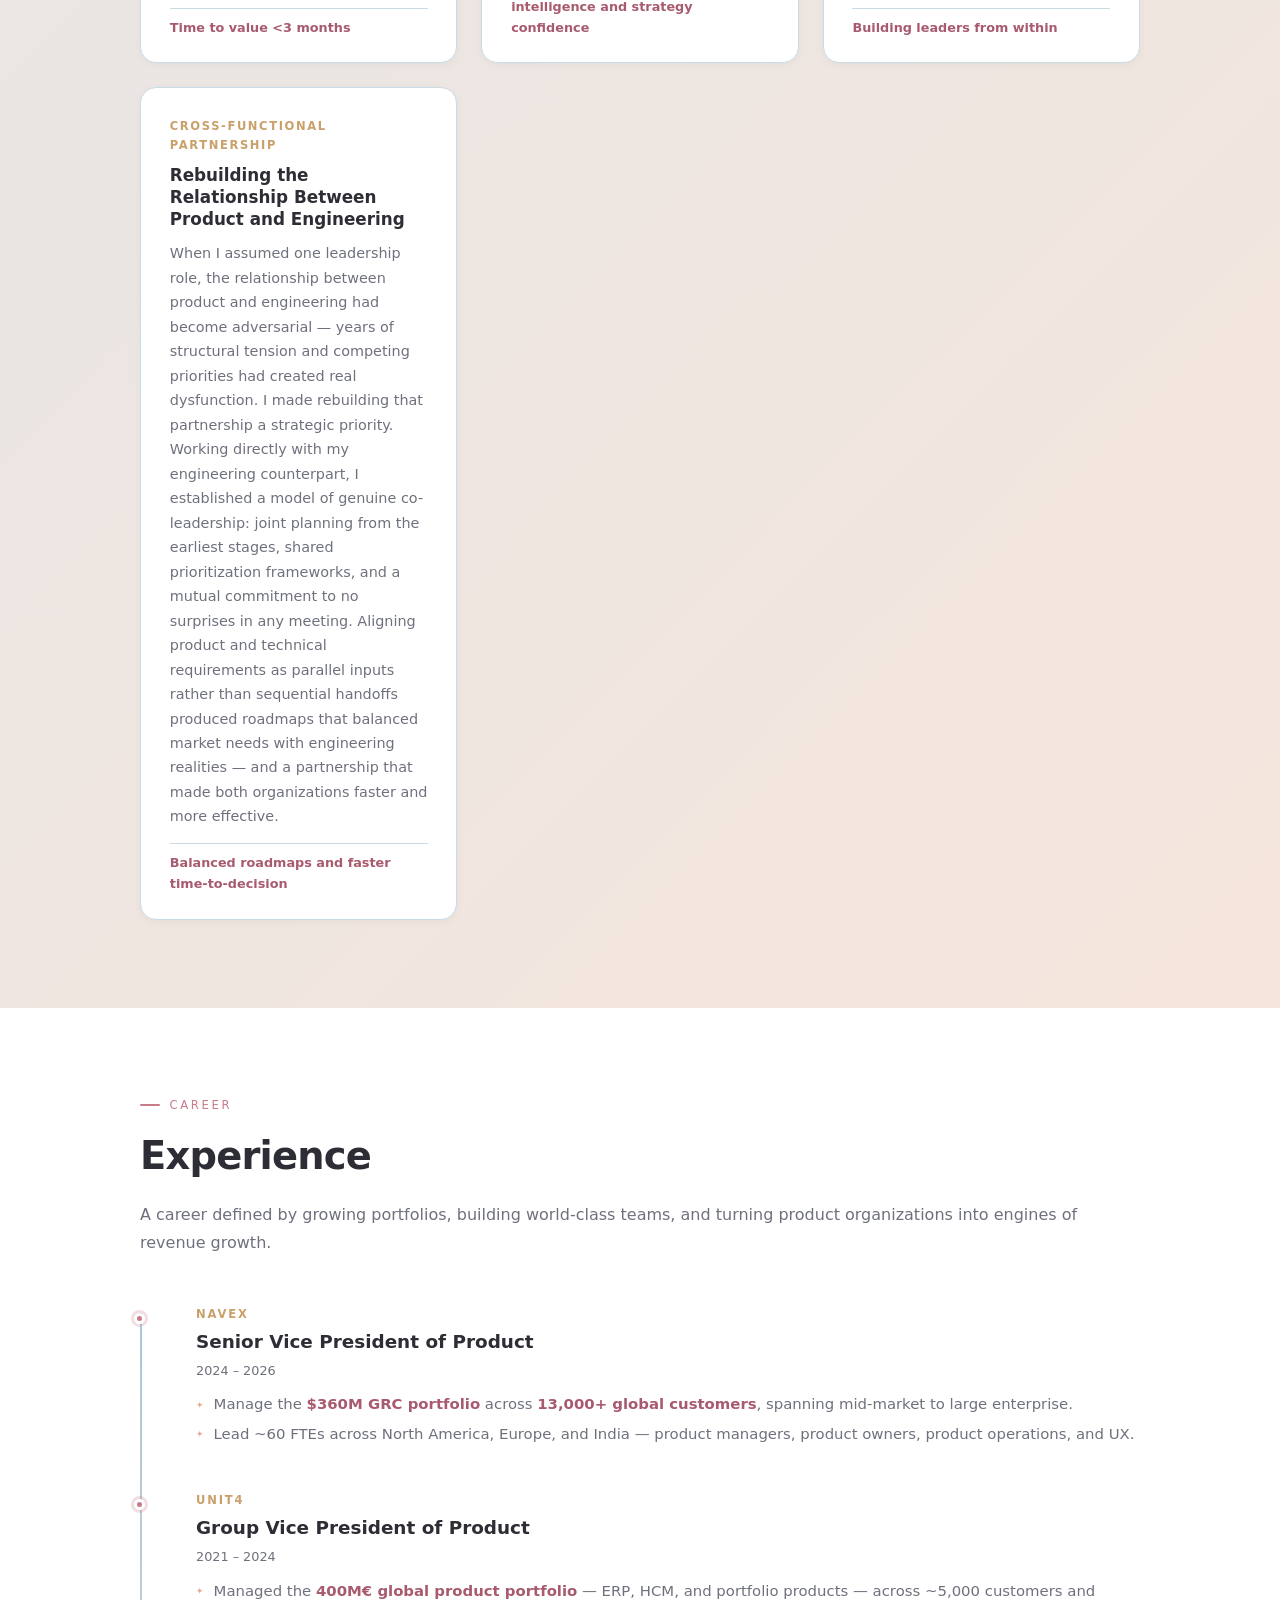
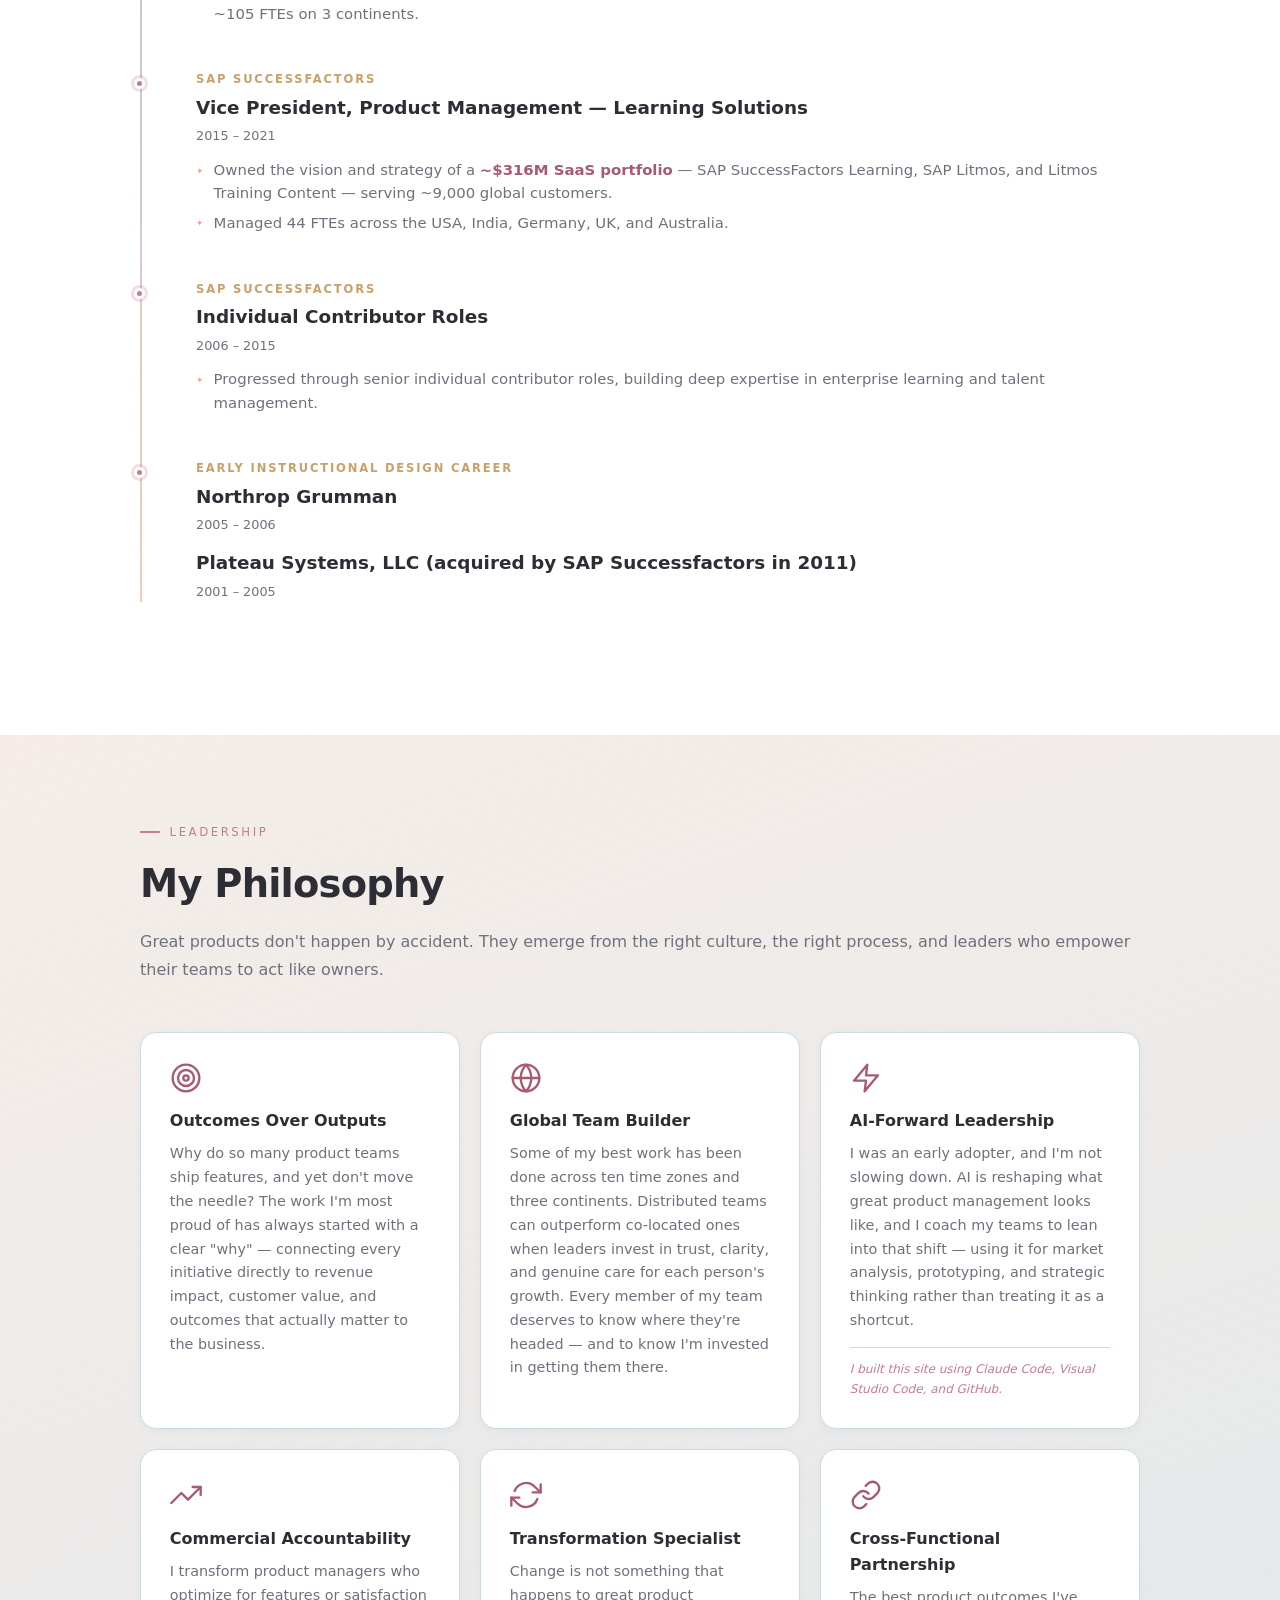
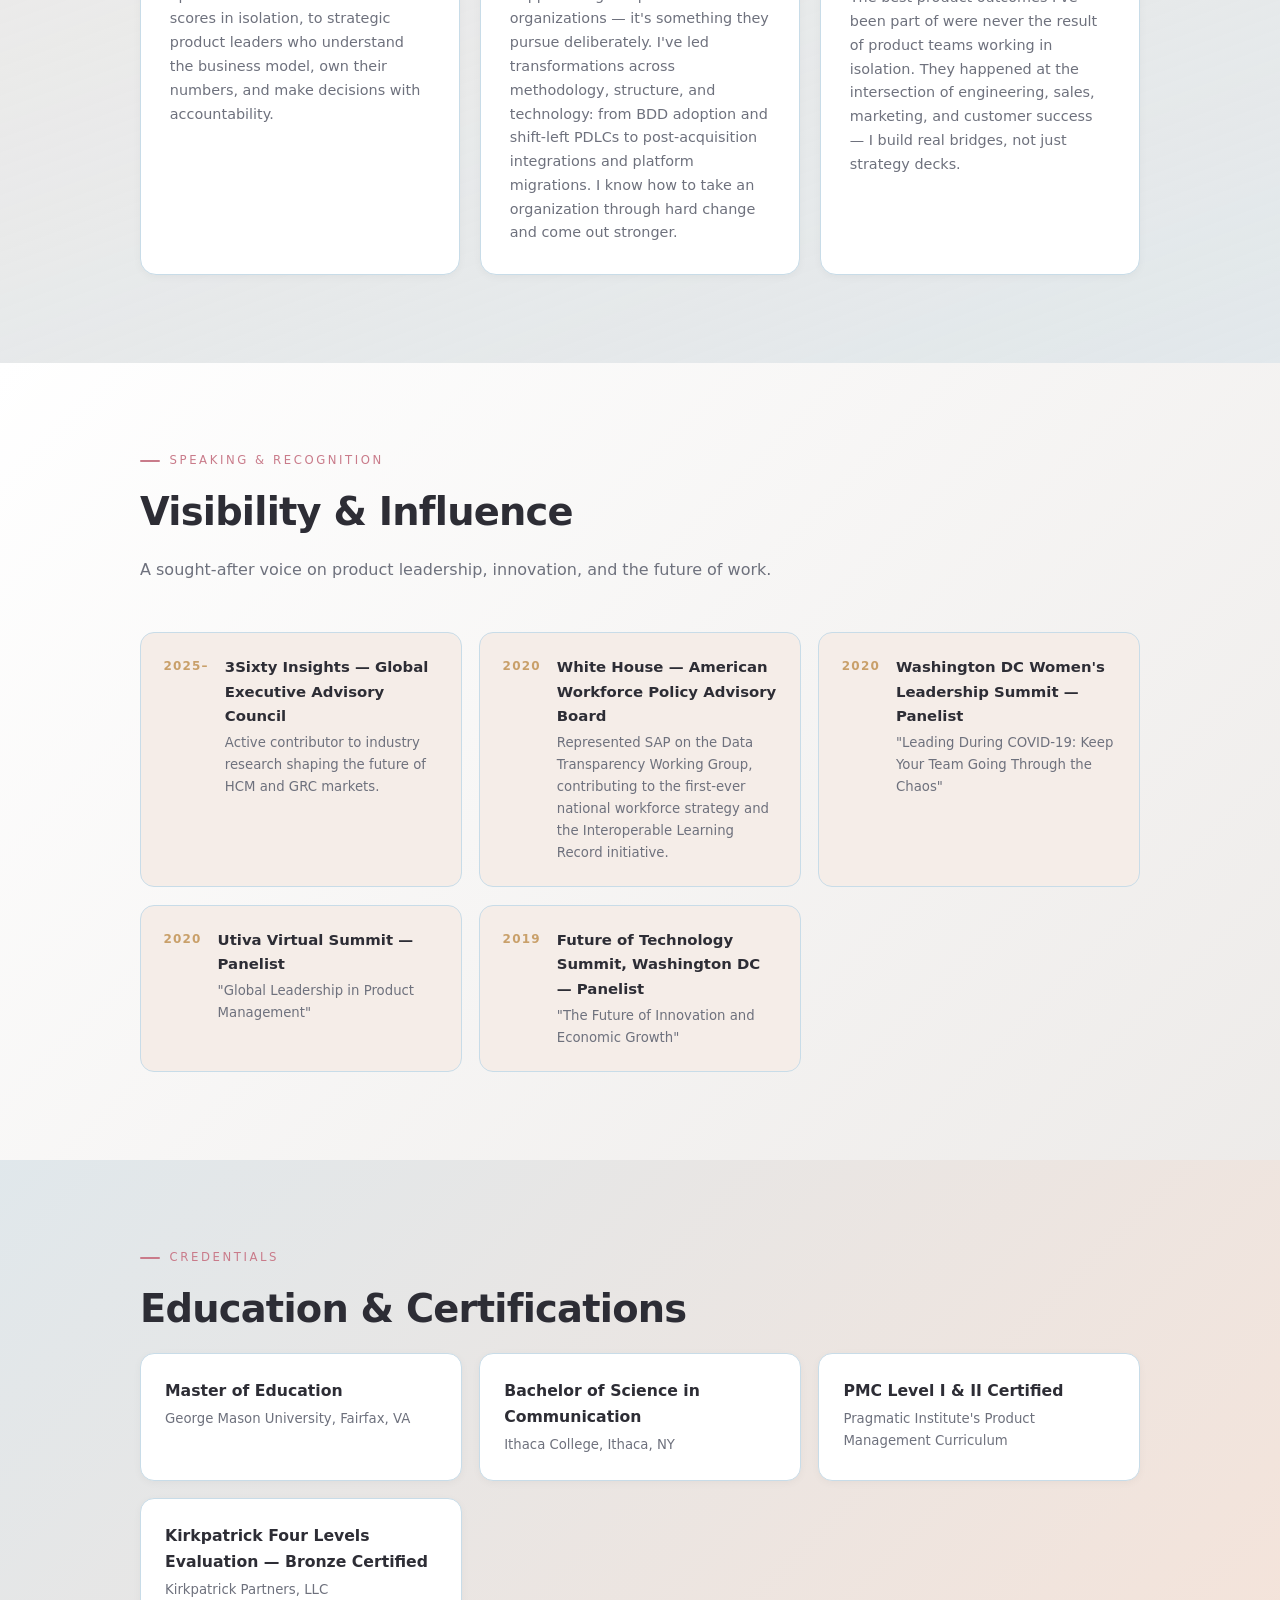
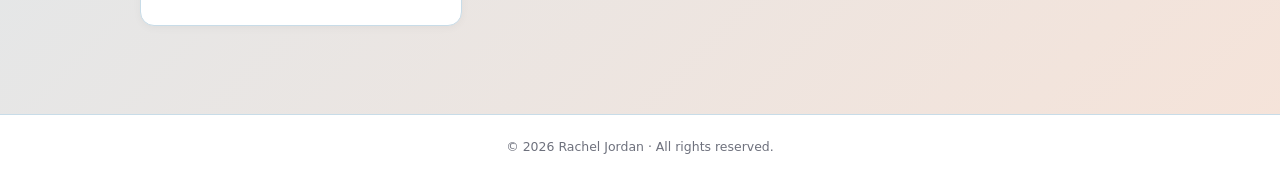
<file: rachel-jordan-portfolio.html>
<!DOCTYPE html>
<html lang="en">
<head>
  <meta charset="UTF-8" />
  <meta name="viewport" content="width=device-width, initial-scale=1.0"/>
  <title>Rachel Jordan — Product Executive</title>
  <link rel="stylesheet" href="styles.css" />
</head>
<body>

<!-- NAV -->
<nav>
  <a class="nav-brand" href="#hero">Rachel Jordan</a>
  <ul class="nav-links">
    <li><a href="#impact">Impact</a></li>
    <li><a href="#experience">Experience</a></li>
    <li><a href="#philosophy">Philosophy</a></li>
    <li><a href="#recognition">Recognition</a></li>
    <li><a href="contact.html">Contact</a></li>
  </ul>
</nav>

<!-- HERO -->
<section id="hero">
  <div class="petal petal-1"></div>
  <div class="petal petal-2"></div>
  <div class="petal petal-3"></div>
  <div class="petal petal-4"></div>

  <div class="hero-inner">
    <div class="hero-text">
      <div class="hero-eyebrow">Product Executive &amp; Transformational Leader</div>
      <h1>Rachel<br/><span>Jordan</span></h1>
      <p class="hero-tagline">
        An accomplished product executive with over 20 years of experience leading and transforming product organizations to drive revenue, innovate for market differentiation, and maximize customer satisfaction. As a member of executive leadership teams she has implemented new methodologies, unified cross-functional teams, and aligned strategic planning efforts to achieve measurable results.  Rachel’s passion is reflected in her strengths as a product evangelist, charismatic leader, dynamic presenter and a catalyst for change.
      </p>
      <div class="hero-cta">
        <a class="btn btn-primary" href="https://www.linkedin.com/in/rachel-jordan" target="_blank">Connect on LinkedIn</a>
        <a class="btn btn-outline" href="#experience">View Experience</a>
      </div>
    </div>

    <div class="hero-photo">
      <img src="images/headshot-small.png" alt="Rachel Jordan" />
    </div>
  </div>
</section>

<!-- IMPACT -->
<section id="impact">
  <div class="section-inner">
    <div class="section-label">Impact by the Numbers</div>
    <h2>Scope &amp; Scale</h2>
    <p class="section-intro">Proven across two distinct arenas: driving organizational transformation and product innovation inside large public enterprise SaaS companies, and accelerating growth and scale for mid-market PE-backed organizations. Consistent results at every level of complexity and ambition.</p>
    <div class="metrics-grid">
      <div class="metric-card">
        <div class="metric-number">$360M+</div>
        <div class="metric-label">ARR product portfolio managed at each of two PE-backed organizations</div>
      </div>
      <div class="metric-card">
        <div class="metric-number">$316M</div>
        <div class="metric-label">ARR product portfolio at a global public enterprise</div>
      </div>
      <div class="metric-card">
        <div class="metric-number">105</div>
        <div class="metric-label">FTEs managed across 3 continents</div>
      </div>
      <div class="metric-card">
        <div class="metric-number">13K+</div>
        <div class="metric-label">Global customers served</div>
      </div>
    </div>

    <div class="stories-divider"></div>

    <div class="section-label stories-label">Impact Stories</div>
    <h3 class="stories-heading">By Example</h3>
    <p class="section-intro">The numbers tell one story — here are the decisions, pivots, and leadership moments behind the results.</p>

    <div class="stories-grid">

      <div class="story-card">
        <div class="story-context">Cross-Functional Fluency</div>
        <div class="story-title">Reversing Five Years of Product Underperformance</div>
        <p class="story-text">Within weeks of assuming a new leadership role, I uncovered a pattern that had gone unaddressed for five years: an acquired product consistently missing revenue targets by more than 15% of plan. The root cause wasn't the product — it was a sales team that lacked the tools and confidence to sell it. I partnered with GTM leadership to validate the diagnosis, then designed and launched a targeted sales enablement program. Over the following two quarters, the team hit 125% of revenue target.</p>
        <div class="story-result">125% of revenue target achieved</div>
      </div>

      <div class="story-card">
        <div class="story-context">Operational Efficiency</div>
        <div class="story-title">Transforming Product Operations at Enterprise Scale</div>
        <p class="story-text">Despite a mature product and deep domain expertise, my teams were experiencing rising defect rates and declining velocity. Rather than apply incremental fixes, I led the organization's first full methodology transformation. While engineering adopted Test-Driven Development, the product team piloted Behavior Driven Design — a year-long commitment requiring sustained alignment across both organizations. Automated testing reduced costs, cross-functional collaboration drove measurable quality improvements, and overall velocity accelerated. The results were compelling enough to drive broader adoption across the business.</p>
        <div class="story-result">20% efficiency gain &nbsp;·&nbsp; 50% improvement in product quality</div>
      </div>

      <div class="story-card">
        <div class="story-context">Commercial Accountability</div>
        <div class="story-title">Transforming Domain Experts into Strategic Product Leaders</div>
        <p class="story-text">My charter was to take a highly capable team of product managers — deep in domain knowledge, trusted by customers, responsive to sales — and elevate them into strategic operators with genuine commercial accountability. The capability was there; the framework wasn't. I restructured the product development lifecycle to require business cases with defined KPIs, customer outcomes, pricing and packaging, and detailed release plans. I established GTM partnerships so every product area moved through discovery with a commercial counterpart. Quarterly product reviews brought cross-functional visibility and raised the standard for strategic communication. The result was a measurable shift from order-takers to owners.</p>
        <div class="story-result">From domain experts to commercially accountable product owners</div>
      </div>

      <div class="story-card">
        <div class="story-context">Inorganic Growth</div>
        <div class="story-title">Leading Product Due Diligence and Post-Acquisition Integration</div>
        <p class="story-text">Facing a strategic gap in the product portfolio, I led the evaluation of acquisition candidates and managed the full product workstream from due diligence through post-acquisition integration. The work required more than a product assessment — I moved quickly to integrate the team, align processes across customer support, sales, marketing, and technical services, and adapt the product to operate at the scale our market demanded. Retaining critical talent and establishing cross-functional alignment were equally essential to delivering value on an accelerated timeline.</p>
        <div class="story-result">Time to value &lt;3 months</div>
      </div>

      <div class="story-card">
        <div class="story-context">Organizational Intelligence</div>
        <div class="story-title">Creating a New Strategic Role to Drive Regional Market Growth</div>
        <p class="story-text">As we pursued growth in APAC and Europe, I recognized that our standard product planning model could not adequately surface the needs of regional markets. I designed and created a new field-facing product strategist role, embedded with regional sales leadership to gather market intelligence, engage customers and prospects, and advocate for region-specific requirements in our planning cycles. I identified an internal product manager with the right instincts and positioned it as a meaningful career move. He stepped into the role immediately, delivering market insight that directly shaped roadmap decisions and strengthened our regional growth strategy.</p>
        <div class="story-result">50% increase in market intelligence and strategy confidence</div>
      </div>

      <div class="story-card">
        <div class="story-context">Employee Development</div>
        <div class="story-title">Identifying Potential and Coaching Leaders to Grow</div>
        <p class="story-text">One of my most intentional coaching investments was in a high-performing individual contributor who had plateaued — not from lack of ability, but from lack of confidence. I gave her deliberate exposure: a high-visibility cross-product initiative requiring executive presentations, GTM planning, and cross-functional coordination. When she initially deferred on presenting to leadership, I declined to let her step back. With coaching and direct support, she delivered — and with each subsequent opportunity, she needed less guidance and built greater presence across the organization. Months later she credited the experience as pivotal to her career trajectory.</p>
        <div class="story-result">Building leaders from within</div>
      </div>

      <div class="story-card">
        <div class="story-context">Cross-Functional Partnership</div>
        <div class="story-title">Rebuilding the Relationship Between Product and Engineering</div>
        <p class="story-text">When I assumed one leadership role, the relationship between product and engineering had become adversarial — years of structural tension and competing priorities had created real dysfunction. I made rebuilding that partnership a strategic priority. Working directly with my engineering counterpart, I established a model of genuine co-leadership: joint planning from the earliest stages, shared prioritization frameworks, and a mutual commitment to no surprises in any meeting. Aligning product and technical requirements as parallel inputs rather than sequential handoffs produced roadmaps that balanced market needs with engineering realities — and a partnership that made both organizations faster and more effective.</p>
        <div class="story-result">Balanced roadmaps and faster time-to-decision</div>
      </div>

    </div>
  </div>
</section>

<!-- EXPERIENCE -->
<section id="experience">
  <div class="section-inner">
    <div class="section-label">Career</div>
    <h2>Experience</h2>
    <p class="section-intro">A career defined by growing portfolios, building world-class teams, and turning product organizations into engines of revenue growth.</p>

    <div class="timeline">

      <div class="timeline-item">
        <div class="timeline-company"><a href="https://www.navex.com" target="_blank" rel="noopener">NAVEX</a></div>
        <div class="timeline-role">Senior Vice President of Product</div>
        <div class="timeline-period">2024 – 2026</div>
        <ul class="timeline-details">
          <li>Manage the <span class="highlight">$360M GRC portfolio</span> across <span class="highlight">13,000+ global customers</span>, spanning mid-market to large enterprise.</li>
          <li>Lead ~60 FTEs across North America, Europe, and India — product managers, product owners, product operations, and UX.</li>
        </ul>
      </div>

      <div class="timeline-item">
        <div class="timeline-company"><a href="https://www.unit4.com" target="_blank" rel="noopener">Unit4</a></div>
        <div class="timeline-role">Group Vice President of Product</div>
        <div class="timeline-period">2021 – 2024</div>
        <ul class="timeline-details">
          <li>Managed the <span class="highlight">400M€ global product portfolio</span> — ERP, HCM, and portfolio products — across ~5,000 customers and ~105 FTEs on 3 continents.</li>
        </ul>
      </div>

      <div class="timeline-item">
        <div class="timeline-company"><a href="https://www.successfactors.com" target="_blank" rel="noopener">SAP SuccessFactors</a></div>
        <div class="timeline-role">Vice President, Product Management — Learning Solutions</div>
        <div class="timeline-period">2015 – 2021</div>
        <ul class="timeline-details">
          <li>Owned the vision and strategy of a <span class="highlight">~$316M SaaS portfolio</span> — SAP SuccessFactors Learning, SAP Litmos, and Litmos Training Content — serving ~9,000 global customers.</li>
          <li>Managed 44 FTEs across the USA, India, Germany, UK, and Australia.</li>
        </ul>
      </div>

      <div class="timeline-item">
        <div class="timeline-company"><a href="https://www.successfactors.com" target="_blank" rel="noopener">SAP SuccessFactors</a></div>
        <div class="timeline-role">Individual Contributor Roles</div>
        <div class="timeline-period">2006 – 2015</div>
        <ul class="timeline-details">
          <li>Progressed through senior individual contributor roles, building deep expertise in enterprise learning and talent management.</li>
        </ul>
      </div>

      <div class="timeline-item">
        <div class="timeline-company">Early Instructional Design Career</div>
        
        <div class="timeline-role"><a href="https://www.northropgrumman.com" target="_blank" rel="noopener">Northrop Grumman</a></div>
        <div class="timeline-period">2005 – 2006</div>
        
        <div class="timeline-role">Plateau Systems, LLC (acquired by SAP Successfactors in 2011)</div>
        <div class="timeline-period">2001 – 2005</div>
          
      </div>

    </div>
  </div>
</section>

<!-- PHILOSOPHY -->
<section id="philosophy">
  <div class="section-inner">
    <div class="section-label">Leadership</div>
    <h2>My Philosophy</h2>
    <p class="section-intro">Great products don't happen by accident. They emerge from the right culture, the right process, and leaders who empower their teams to act like owners.</p>
    <div class="philosophy-grid">
      <div class="philosophy-card">
        <div class="philosophy-icon"><svg viewBox="0 0 24 24" fill="none" stroke="currentColor" stroke-width="1.75" stroke-linecap="round" stroke-linejoin="round"><circle cx="12" cy="12" r="10"/><circle cx="12" cy="12" r="6"/><circle cx="12" cy="12" r="2"/></svg></div>
        <div class="philosophy-title">Outcomes Over Outputs</div>
        <div class="philosophy-text">Why do so many product teams ship features, and yet don't move the needle? The work I'm most proud of has always started with a clear "why" — connecting every initiative directly to revenue impact, customer value, and outcomes that actually matter to the business.</div>
      </div>
      <div class="philosophy-card">
        <div class="philosophy-icon"><svg viewBox="0 0 24 24" fill="none" stroke="currentColor" stroke-width="1.75" stroke-linecap="round" stroke-linejoin="round"><circle cx="12" cy="12" r="10"/><line x1="2" y1="12" x2="22" y2="12"/><path d="M12 2a15.3 15.3 0 0 1 4 10 15.3 15.3 0 0 1-4 10 15.3 15.3 0 0 1-4-10 15.3 15.3 0 0 1 4-10z"/></svg></div>
        <div class="philosophy-title">Global Team Builder</div>
        <div class="philosophy-text">Some of my best work has been done across ten time zones and three continents. Distributed teams can outperform co-located ones when leaders invest in trust, clarity, and genuine care for each person's growth. Every member of my team deserves to know where they're headed — and to know I'm invested in getting them there.</div>
      </div>
      <div class="philosophy-card">
        <div class="philosophy-icon"><svg viewBox="0 0 24 24" fill="none" stroke="currentColor" stroke-width="1.75" stroke-linecap="round" stroke-linejoin="round"><polygon points="13 2 3 14 12 14 11 22 21 10 12 10 13 2"/></svg></div>
        <div class="philosophy-title">AI-Forward Leadership</div>
        <div class="philosophy-text">I was an early adopter, and I'm not slowing down. AI is reshaping what great product management looks like, and I coach my teams to lean into that shift — using it for market analysis, prototyping, and strategic thinking rather than treating it as a shortcut.</div>
        <div class="philosophy-note">I built this site using Claude Code, Visual Studio Code, and GitHub.</div>
      </div>
      <div class="philosophy-card">
        <div class="philosophy-icon"><svg viewBox="0 0 24 24" fill="none" stroke="currentColor" stroke-width="1.75" stroke-linecap="round" stroke-linejoin="round"><polyline points="23 6 13.5 15.5 8.5 10.5 1 18"/><polyline points="17 6 23 6 23 12"/></svg></div>
        <div class="philosophy-title">Commercial Accountability</div>
        <div class="philosophy-text">I transform product managers who optimize for features or satisfaction scores in isolation, to strategic product leaders who understand the business model, own their numbers, and make decisions with accountability.</div>
      </div>
      <div class="philosophy-card">
        <div class="philosophy-icon"><svg viewBox="0 0 24 24" fill="none" stroke="currentColor" stroke-width="1.75" stroke-linecap="round" stroke-linejoin="round"><path d="M23 4v6h-6"/><path d="M1 20v-6h6"/><path d="M3.51 9a9 9 0 0 1 14.85-3.36L23 10M1 14l4.64 4.36A9 9 0 0 0 20.49 15"/></svg></div>
        <div class="philosophy-title">Transformation Specialist</div>
        <div class="philosophy-text">Change is not something that happens to great product organizations — it's something they pursue deliberately. I've led transformations across methodology, structure, and technology: from BDD adoption and shift-left PDLCs to post-acquisition integrations and platform migrations. I know how to take an organization through hard change and come out stronger.</div>
      </div>
      <div class="philosophy-card">
        <div class="philosophy-icon"><svg viewBox="0 0 24 24" fill="none" stroke="currentColor" stroke-width="1.75" stroke-linecap="round" stroke-linejoin="round"><path d="M10 13a5 5 0 0 0 7.54.54l3-3a5 5 0 0 0-7.07-7.07l-1.72 1.71"/><path d="M14 11a5 5 0 0 0-7.54-.54l-3 3a5 5 0 0 0 7.07 7.07l1.71-1.71"/></svg></div>
        <div class="philosophy-title">Cross-Functional Partnership</div>
        <div class="philosophy-text">The best product outcomes I've been part of were never the result of product teams working in isolation. They happened at the intersection of engineering, sales, marketing, and customer success — I build real bridges, not just strategy decks.</div>
      </div>
    </div>
  </div>
</section>

<!-- RECOGNITION -->
<section id="recognition">
  <div class="section-inner">
    <div class="section-label">Speaking &amp; Recognition</div>
    <h2>Visibility &amp; Influence</h2>
    <p class="section-intro">A sought-after voice on product leadership, innovation, and the future of work.</p>
    <div class="recognition-grid">
      <div class="recognition-card">
        <div class="recognition-year">2025–</div>
        <div>
          <div class="recognition-title">3Sixty Insights — Global Executive Advisory Council</div>
          <div class="recognition-desc">Active contributor to industry research shaping the future of HCM and GRC markets.</div>
        </div>
      </div>
      <div class="recognition-card">
        <div class="recognition-year">2020</div>
        <div>
          <div class="recognition-title">White House — American Workforce Policy Advisory Board</div>
          <div class="recognition-desc">Represented SAP on the Data Transparency Working Group, contributing to the first-ever national workforce strategy and the Interoperable Learning Record initiative.</div>
        </div>
      </div>
      <div class="recognition-card">
        <div class="recognition-year">2020</div>
        <div>
          <div class="recognition-title">Washington DC Women's Leadership Summit — Panelist</div>
          <div class="recognition-desc">"Leading During COVID-19: Keep Your Team Going Through the Chaos"</div>
        </div>
      </div>
      <div class="recognition-card">
        <div class="recognition-year">2020</div>
        <div>
          <div class="recognition-title">Utiva Virtual Summit — Panelist</div>
          <div class="recognition-desc">"Global Leadership in Product Management"</div>
        </div>
      </div>
      <div class="recognition-card">
        <div class="recognition-year">2019</div>
        <div>
          <div class="recognition-title">Future of Technology Summit, Washington DC — Panelist</div>
          <div class="recognition-desc">"The Future of Innovation and Economic Growth"</div>
        </div>
      </div>
    </div>
  </div>
</section>

<!-- EDUCATION -->
<section id="education">
  <div class="section-inner">
    <div class="section-label">Credentials</div>
    <h2>Education &amp; Certifications</h2>
    <div class="edu-grid">
      <div class="edu-card">
        <div class="edu-degree">Master of Education</div>
        <div class="edu-school">George Mason University, Fairfax, VA</div>
      </div>
      <div class="edu-card">
        <div class="edu-degree">Bachelor of Science in Communication</div>
        <div class="edu-school">Ithaca College, Ithaca, NY</div>
      </div>
      <div class="edu-card">
        <div class="edu-degree">PMC Level I &amp; II Certified</div>
        <div class="edu-school">Pragmatic Institute's Product Management Curriculum</div>
      </div>
      <div class="edu-card">
        <div class="edu-degree">Kirkpatrick Four Levels Evaluation — Bronze Certified</div>
        <div class="edu-school">Kirkpatrick Partners, LLC</div>
      </div>
    </div>
  </div>
</section>


<footer>
  &copy; 2026 Rachel Jordan · All rights reserved.
</footer>

</body>
</html>
</file>
<file: styles.css>
*, *::before, *::after { box-sizing: border-box; margin: 0; padding: 0; }

:root {
  --sky:       #cfe3ee;
  --sky-mid:   #a8c9de;
  --sky-deep:  #7aaec8;
  --blush:     #f5cdb8;
  --blush-mid: #e8a88e;
  --rose:      #c97b8a;
  --rose-deep: #a85a6e;
  --cream:     #f5ede8;
  --white:     #ffffff;
  --text:      #2d2d35;
  --muted:     #6e717d;
  --border:    #c8dce8;
  --gold:      #c9a06a;
  --leaf:      #7a9e7e;
  --sans: 'Georgia', 'Segoe UI', system-ui, serif;
  --body: 'Segoe UI', system-ui, -apple-system, sans-serif;
}

html { scroll-behavior: smooth; }

body {
  background: var(--cream);
  color: var(--text);
  font-family: var(--body);
  font-size: 16px;
  line-height: 1.65;
}

/* ── NAV ── */
nav {
  position: fixed;
  top: 0; left: 0; right: 0;
  z-index: 100;
  display: flex;
  justify-content: space-between;
  align-items: center;
  padding: 1rem 4rem;
  background: rgba(245,237,232,0.94);
  backdrop-filter: blur(12px);
  border-bottom: 1px solid var(--border);
}

.nav-brand {
  font-family: var(--sans);
  font-size: 1.1rem;
  font-weight: 700;
  letter-spacing: 0.02em;
  color: var(--rose-deep);
  text-decoration: none;
}

.nav-links {
  display: flex;
  gap: 2.2rem;
  list-style: none;
}

.nav-links a {
  color: var(--muted);
  text-decoration: none;
  font-size: 0.82rem;
  letter-spacing: 0.09em;
  text-transform: uppercase;
  transition: color 0.2s;
}

.nav-links a:hover { color: var(--rose); }

/* ── HERO ── */
#hero {
  min-height: 100vh;
  display: flex;
  align-items: center;
  padding: 7rem 4rem 4rem;
  background:
    linear-gradient(to right, rgba(255,255,255,0.72) 0%, rgba(255,255,255,0.55) 55%, rgba(255,255,255,0.15) 100%),
    url('images/Table Flat Lay Mockup Bundle-85.png') center/cover no-repeat;
  position: relative;
  overflow: hidden;
}

.petal { display: none; }

.hero-inner {
  max-width: 1100px;
  margin: 0 auto;
  display: grid;
  grid-template-columns: 1fr 420px;
  gap: 4rem;
  align-items: center;
  position: relative;
  z-index: 1;
  width: 100%;
}

.hero-eyebrow {
  font-size: 0.78rem;
  letter-spacing: 0.2em;
  text-transform: uppercase;
  color: var(--rose);
  margin-bottom: 1rem;
  display: flex;
  align-items: center;
  gap: 0.75rem;
}

.hero-eyebrow::before {
  content: '';
  display: inline-block;
  width: 30px; height: 2px;
  background: var(--rose);
  border-radius: 2px;
}

h1 {
  font-family: var(--sans);
  font-size: clamp(2.8rem, 5.5vw, 4.8rem);
  font-weight: 700;
  line-height: 1.08;
  letter-spacing: -0.02em;
  margin-bottom: 1.3rem;
  color: var(--text);
}

h1 span { color: var(--rose-deep); }

.hero-tagline {
  font-size: 1.05rem;
  color: var(--muted);
  max-width: 560px;
  margin-bottom: 2.2rem;
  line-height: 1.75;
}

.hero-cta {
  display: flex;
  gap: 1rem;
  flex-wrap: wrap;
}

.btn {
  display: inline-flex;
  align-items: center;
  gap: 0.5rem;
  padding: 0.8rem 1.7rem;
  border-radius: 50px;
  font-size: 0.875rem;
  font-weight: 600;
  text-decoration: none;
  letter-spacing: 0.03em;
  transition: all 0.22s;
  cursor: pointer;
  border: none;
}

.btn-primary {
  background: var(--rose-deep);
  color: #fff;
}

.btn-primary:hover {
  background: var(--rose);
  transform: translateY(-2px);
  box-shadow: 0 8px 24px rgba(168,90,110,0.25);
}

.btn-outline {
  background: transparent;
  color: var(--rose-deep);
  border: 2px solid var(--rose-deep);
}

.btn-outline:hover {
  background: var(--rose-deep);
  color: #fff;
  transform: translateY(-2px);
}

/* Headshot */
.hero-photo {
  position: relative;
  display: flex;
  justify-content: center;
}

.hero-photo::after { display: none; }

.hero-photo::before {
  content: '';
  position: absolute;
  bottom: 0;
  right: 3px;
  width: 387px;
  height: 390px;
  border-bottom: 2px solid var(--rose-deep);
  border-right: 2px solid var(--rose-deep);
  border-radius: 0 0 10px 0;
  z-index: 3;
  pointer-events: none;
  opacity: 0.6;
}

.hero-photo img {
  width: 340px;
  height: 450px;
  object-fit: cover;
  object-position: center top;
  position: relative;
  z-index: 2;
}

.photo-placeholder {
  width: 380px;
  height: 500px;
  border-radius: 50% 40% 50% 40% / 40% 50% 40% 50%;
  background: linear-gradient(135deg, var(--sky) 0%, var(--blush) 100%);
  display: flex;
  flex-direction: column;
  align-items: center;
  justify-content: center;
  color: var(--muted);
  font-size: 0.85rem;
  text-align: center;
  position: relative;
  z-index: 2;
  box-shadow: 0 20px 60px rgba(168,90,110,0.18);
  gap: 0.5rem;
}

.photo-placeholder span { font-size: 2.5rem; }

/* ── SECTIONS ── */
section { padding: 5.5rem 4rem; }
.section-inner { max-width: 1000px; margin: 0 auto; }

.section-label {
  font-size: 0.73rem;
  letter-spacing: 0.22em;
  text-transform: uppercase;
  color: var(--rose);
  margin-bottom: 0.6rem;
  display: flex;
  align-items: center;
  gap: 0.6rem;
}

.section-label::before {
  content: '';
  display: inline-block;
  width: 20px; height: 2px;
  background: var(--rose);
  border-radius: 2px;
}

h2 {
  font-family: var(--sans);
  font-size: clamp(1.7rem, 3vw, 2.5rem);
  font-weight: 700;
  letter-spacing: -0.02em;
  color: var(--text);
  margin-bottom: 0.8rem;
}

.section-intro {
  color: var(--muted);
  font-size: 1rem;
  margin-bottom: 3rem;
  line-height: 1.75;
}

/* ── IMPACT ── */
#impact {
  background:
    linear-gradient(135deg, rgba(207,227,238,0.6) 0%, rgba(245,205,184,0.25) 100%),
    url('images/Table Flat Lay Mockup Bundle-85.png') center top/cover no-repeat fixed;
}

.stories-divider {
  margin: 4rem 0 3rem;
  border: none;
  border-top: 1px solid var(--border);
}

.stories-label { margin-top: 0; }

.stories-heading {
  font-family: var(--sans);
  font-size: clamp(1.4rem, 2.5vw, 2rem);
  font-weight: 700;
  letter-spacing: -0.02em;
  color: var(--text);
  margin-bottom: 0.8rem;
}

.stories-grid {
  display: grid;
  grid-template-columns: repeat(auto-fit, minmax(280px, 1fr));
  gap: 1.5rem;
}

.story-card {
  background: var(--white);
  border: 1px solid var(--border);
  border-radius: 16px;
  padding: 1.8rem 1.8rem 1.5rem;
  display: flex;
  flex-direction: column;
  gap: 0.65rem;
  transition: transform 0.2s, box-shadow 0.2s, border-color 0.2s;
  box-shadow: 0 2px 8px rgba(0,0,0,0.04);
}

.story-card:hover {
  transform: translateY(-3px);
  box-shadow: 0 12px 30px rgba(168,90,110,0.1);
  border-color: var(--blush-mid);
}

.story-context {
  font-size: 0.72rem;
  letter-spacing: 0.14em;
  text-transform: uppercase;
  color: var(--gold);
  font-weight: 700;
}

.story-title {
  font-family: var(--sans);
  font-size: 1.05rem;
  font-weight: 700;
  color: var(--text);
  line-height: 1.3;
}

.story-text {
  font-size: 0.9rem;
  color: var(--muted);
  line-height: 1.7;
  flex: 1;
}

.story-result {
  font-size: 0.8rem;
  font-weight: 600;
  color: var(--rose-deep);
  padding-top: 0.5rem;
  border-top: 1px solid var(--border);
  margin-top: 0.25rem;
}

.metrics-grid {
  display: grid;
  grid-template-columns: repeat(auto-fit, minmax(190px, 1fr));
  gap: 1.25rem;
}

.metric-card {
  background: var(--white);
  border: 1px solid var(--border);
  border-radius: 16px;
  padding: 1.8rem 1.4rem;
  text-align: center;
  transition: transform 0.2s, box-shadow 0.2s, border-color 0.2s;
  box-shadow: 0 2px 8px rgba(0,0,0,0.04);
}

.metric-card:hover {
  transform: translateY(-4px);
  box-shadow: 0 12px 30px rgba(168,90,110,0.12);
  border-color: var(--blush-mid);
}

.metric-number {
  font-family: var(--sans);
  font-size: 2.3rem;
  font-weight: 700;
  color: var(--rose-deep);
  letter-spacing: -0.03em;
  line-height: 1;
  margin-bottom: 0.4rem;
}

.metric-label {
  font-size: 0.82rem;
  color: var(--muted);
  line-height: 1.45;
}

/* ── EXPERIENCE ── */
#experience { background: var(--white); }

.timeline {
  position: relative;
  padding-left: 2rem;
}

.timeline::before {
  content: '';
  position: absolute;
  left: 0; top: 8px;
  width: 2px;
  height: calc(100% - 8px);
  background: linear-gradient(to bottom, var(--sky-mid), var(--blush));
}

.timeline-item {
  position: relative;
  margin-bottom: 2.8rem;
  padding-left: 1.5rem;
}

.timeline-item::before {
  content: '';
  position: absolute;
  left: -2.35rem;
  top: 8px;
  width: 11px; height: 11px;
  border-radius: 50%;
  background: var(--rose);
  border: 3px solid var(--white);
  box-shadow: 0 0 0 3px rgba(201,123,138,0.25);
}

.timeline-company {
  font-size: 0.72rem;
  letter-spacing: 0.16em;
  text-transform: uppercase;
  color: var(--gold);
  font-weight: 700;
  margin-bottom: 0.2rem;
}

.timeline-company a,
.timeline-role a {
  color: inherit;
  text-decoration: none;
  border-bottom: 1px solid transparent;
  transition: border-color 0.2s;
}

.timeline-company a:hover,
.timeline-role a:hover {
  border-color: currentColor;
}

.timeline-role {
  font-family: var(--sans);
  font-size: 1.15rem;
  font-weight: 700;
  color: var(--text);
  margin-bottom: 0.15rem;
}

.timeline-period {
  font-size: 0.8rem;
  color: var(--muted);
  margin-bottom: 0.8rem;
}

.timeline-details {
  color: var(--muted);
  font-size: 0.93rem;
  list-style: none;
}

.timeline-details li {
  margin-bottom: 0.4rem;
  padding-left: 1.1rem;
  position: relative;
  line-height: 1.55;
}

.timeline-details li::before {
  content: '✦';
  position: absolute;
  left: 0;
  color: var(--blush-mid);
  font-size: 0.55rem;
  top: 0.35rem;
}

.highlight { color: var(--rose-deep); font-weight: 600; }

/* ── PHILOSOPHY ── */
#philosophy {
  background:
    linear-gradient(160deg, rgba(245,237,232,0.97) 0%, rgba(207,227,238,0.5) 100%),
    url('images/Table Flat Lay Mockup Bundle-85.png') center/cover no-repeat fixed;
}

.philosophy-grid {
  display: grid;
  grid-template-columns: repeat(auto-fit, minmax(275px, 1fr));
  gap: 1.25rem;
}

.philosophy-card {
  background: var(--white);
  border: 1px solid var(--border);
  border-radius: 16px;
  padding: 1.8rem;
  transition: transform 0.2s, box-shadow 0.2s, border-color 0.2s;
  box-shadow: 0 2px 8px rgba(0,0,0,0.04);
}

.philosophy-card:hover {
  transform: translateY(-3px);
  box-shadow: 0 12px 30px rgba(168,90,110,0.1);
  border-color: var(--blush-mid);
}

.philosophy-icon {
  width: 2rem;
  height: 2rem;
  color: var(--rose-deep);
  margin-bottom: 0.9rem;
}

.philosophy-icon svg {
  width: 100%;
  height: 100%;
  display: block;
}

.philosophy-title {
  font-family: var(--sans);
  font-size: 1rem;
  font-weight: 700;
  color: var(--text);
  margin-bottom: 0.5rem;
}

.philosophy-text {
  font-size: 0.9rem;
  color: var(--muted);
  line-height: 1.65;
}

.philosophy-note {
  font-size: 0.75rem;
  color: var(--rose);
  margin-top: 0.9rem;
  padding-top: 0.75rem;
  border-top: 1px solid var(--border);
  font-style: italic;
}

/* ── RECOGNITION ── */
#recognition { background: linear-gradient(135deg, #ffffff 0%, rgba(207,227,238,0.2) 100%); }

.recognition-grid {
  display: grid;
  grid-template-columns: repeat(auto-fit, minmax(290px, 1fr));
  gap: 1.1rem;
}

.recognition-card {
  background: var(--cream);
  border: 1px solid var(--border);
  border-radius: 14px;
  padding: 1.4rem;
  display: flex;
  gap: 1rem;
  align-items: flex-start;
  transition: transform 0.2s, box-shadow 0.2s, border-color 0.2s;
}

.recognition-card:hover {
  transform: translateY(-2px);
  box-shadow: 0 8px 24px rgba(201,160,106,0.15);
  border-color: var(--gold);
}

.recognition-year {
  font-size: 0.75rem;
  font-weight: 700;
  color: var(--gold);
  letter-spacing: 0.1em;
  white-space: nowrap;
  padding-top: 0.1rem;
}

.recognition-title {
  font-size: 0.93rem;
  font-weight: 600;
  color: var(--text);
  margin-bottom: 0.2rem;
}

.recognition-desc {
  font-size: 0.83rem;
  color: var(--muted);
}

/* ── EDUCATION ── */
#education {
  background:
    linear-gradient(135deg, rgba(207,227,238,0.55) 0%, rgba(245,205,184,0.3) 100%),
    url('images/Table Flat Lay Mockup Bundle-85.png') center/cover no-repeat fixed;
}

.edu-grid {
  display: grid;
  grid-template-columns: repeat(auto-fit, minmax(240px, 1fr));
  gap: 1.1rem;
}

.edu-card {
  background: var(--white);
  border: 1px solid var(--border);
  border-radius: 14px;
  padding: 1.5rem;
  transition: transform 0.2s, border-color 0.2s;
  box-shadow: 0 2px 8px rgba(0,0,0,0.04);
}

.edu-card:hover {
  transform: translateY(-2px);
  border-color: var(--sky-deep);
}

.edu-degree {
  font-family: var(--sans);
  font-size: 0.98rem;
  font-weight: 700;
  color: var(--text);
  margin-bottom: 0.25rem;
}

.edu-school {
  font-size: 0.83rem;
  color: var(--muted);
}

/* ── CONTACT ── */
#contact {
  background:
    linear-gradient(to bottom,rgba(207,227,238,0.6) 0%, rgba(245,205,184,0.25) 100%),
    url('images/Table Flat Lay Mockup Bundle-85.png') center/cover no-repeat fixed;
  text-align: center;
  border-top: 1px solid var(--border);
}

#contact .section-inner { max-width: 580px; }
#contact .section-label { justify-content: center; }
#contact .section-label::before { display: none; }

.contact-links {
  display: flex;
  justify-content: center;
  gap: 1rem;
  flex-wrap: wrap;
  margin-top: 2rem;
  margin-bottom: 2.5rem;
}

.google-form-wrapper {
  width: 100%;
  max-width: 640px;
  margin: 0 auto;
  overflow: hidden;
  height: 1215px;
}

.google-form-wrapper iframe {
  width: 100%;
  border: none;
  display: block;
}

/* ── DIVIDER ── */
.petal-divider {
  text-align: center;
  font-size: 1.1rem;
  color: var(--blush-mid);
  letter-spacing: 0.5em;
  padding: 0.25rem 0;
}

/* ── FOOTER ── */
footer {
  padding: 1.4rem 4rem;
  text-align: center;
  font-size: 0.78rem;
  color: var(--muted);
  border-top: 1px solid var(--border);
  background: var(--white);
}

/* ── RESPONSIVE ── */
@media (max-width: 900px) {
  .hero-inner {
    grid-template-columns: 1fr;
    text-align: center;
  }
  .hero-photo { order: -1; }
  .hero-eyebrow { justify-content: center; }
  .hero-cta { justify-content: center; }
  .hero-tagline { margin-left: auto; margin-right: auto; }
}

@media (max-width: 768px) {
  nav { padding: 1rem 1.5rem; }
  .nav-links { gap: 1.2rem; }
  #hero, section { padding-left: 1.5rem; padding-right: 1.5rem; }
}
</file>
